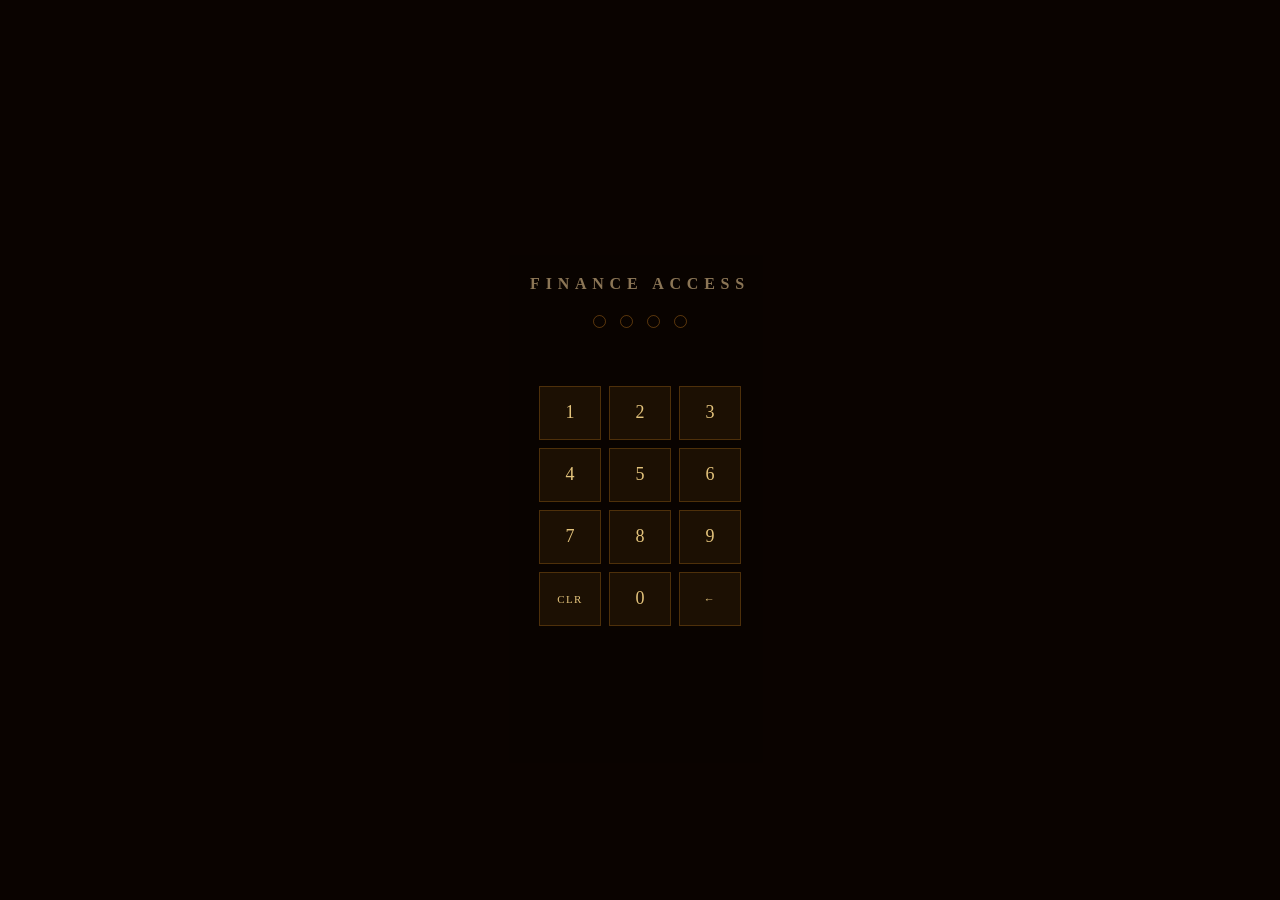
<file: finance/index.html>
<!DOCTYPE html>
<html lang="en">
<head>
<meta charset="UTF-8">
<meta name="viewport" content="width=device-width, initial-scale=1.0">
<title>Botler Finance</title>
<style>
* { margin: 0; padding: 0; box-sizing: border-box; }

:root {
  --bg:            #120700;
  --bg-panel:      rgba(20, 8, 0, 0.72);
  --border:        rgba(255, 160, 40, 0.18);
  --border-hi:     rgba(255, 160, 40, 0.32);
  --text:          #f5d49a;
  --text-dim:      rgba(245, 212, 154, 0.55);
  --text-muted:    rgba(245, 212, 154, 0.35);
  --amber:         rgba(255, 160, 40, 1);
  --green:         #4caf6e;
  --red:           #e05555;
  --due:           #f5a623;
}

body {
  background: var(--bg);
  color: var(--text);
  font-family: 'Inter', system-ui, -apple-system, sans-serif;
  min-height: 100vh;
  padding: 20px;
}

h1, h2, h3, .panel-title, .net-stat .value {
  font-family: Georgia, serif;
}

/* ─── PIN Overlay ─────────────────────────────────────────── */
#pin-overlay {
  position: fixed; inset: 0; z-index: 1000;
  background: rgba(10, 4, 0, 0.97);
  display: flex; align-items: center; justify-content: center;
  flex-direction: column; gap: 22px;
}

#pin-overlay h2 {
  font-size: 16px; letter-spacing: 0.36em; text-transform: uppercase;
  color: var(--text-dim);
}

#pin-display {
  display: flex; gap: 14px;
}

.pin-dot {
  width: 13px; height: 13px; border-radius: 50%;
  border: 1px solid var(--border-hi);
  background: transparent;
  transition: background 0.12s;
}
.pin-dot.filled { background: var(--amber); }

#pin-keypad {
  display: grid; grid-template-columns: repeat(3, 62px);
  gap: 8px;
}

.pin-key {
  height: 54px;
  background: rgba(255, 160, 40, 0.08);
  border: 1px solid rgba(255, 160, 40, 0.22);
  color: rgba(255, 220, 140, 0.88);
  font-size: 18px; font-family: Georgia, serif;
  cursor: pointer; transition: background 0.2s;
}
.pin-key:hover { background: rgba(255, 160, 40, 0.18); }
.pin-key.small { font-size: 11px; letter-spacing: 0.12em; }

#pin-error {
  color: var(--red); font-size: 11px; letter-spacing: 0.22em;
  text-transform: uppercase; opacity: 0; height: 14px;
  transition: opacity 0.2s;
}
#pin-error.show { opacity: 1; }

@keyframes shake {
  0%,100% { transform: translateX(0); }
  20%      { transform: translateX(-10px); }
  40%      { transform: translateX(10px); }
  60%      { transform: translateX(-8px); }
  80%      { transform: translateX(8px); }
}
.shake { animation: shake 0.38s ease; }

/* ─── Dashboard ───────────────────────────────────────────── */
.dash-header {
  display: flex; align-items: flex-start; justify-content: space-between;
  margin-bottom: 22px; padding-bottom: 14px;
  border-bottom: 1px solid var(--border);
  flex-wrap: wrap; gap: 8px;
}
.dash-header h1 {
  font-size: 18px; letter-spacing: 0.26em; text-transform: uppercase;
}
.dash-header .sub {
  font-size: 10px; color: var(--text-muted); letter-spacing: 0.28em;
  text-transform: uppercase; margin-top: 5px;
}
.dash-period {
  font-size: 11px; color: var(--text-dim); letter-spacing: 0.18em;
  text-transform: uppercase; align-self: center;
}

/* ─── Net Position Banner ─────────────────────────────────── */
#net-banner {
  background: var(--bg-panel);
  border: 1px solid var(--border);
  padding: 16px 20px; margin-bottom: 18px;
  display: flex; gap: 0; flex-wrap: wrap;
}

.net-stat {
  flex: 1; min-width: 110px;
  padding: 4px 16px 4px 0;
  border-right: 1px solid var(--border);
}
.net-stat:last-of-type { border-right: none; }

.net-stat label {
  font-size: 9px; letter-spacing: 0.3em; text-transform: uppercase;
  color: var(--text-muted); display: block; margin-bottom: 6px;
}
.net-stat .value {
  font-size: 20px;
}
.value.pos  { color: var(--green); }
.value.neg  { color: var(--red); }
.value.due  { color: var(--due); }

.net-actions {
  display: flex; flex-direction: column; align-items: flex-end;
  justify-content: space-between; padding-left: 16px; min-width: 90px;
}

/* ─── Panels grid ─────────────────────────────────────────── */
.status-bar {
  display: grid;
  grid-template-columns: repeat(auto-fit, minmax(220px, 1fr));
  gap: 12px;
  margin-bottom: 16px;
}
.status-chip {
  background: var(--bg-panel);
  border: 1px solid var(--border);
  padding: 12px 14px;
}
.status-chip label {
  display: block;
  font-size: 9px;
  letter-spacing: 0.24em;
  text-transform: uppercase;
  color: var(--text-muted);
  margin-bottom: 6px;
}
.status-chip .value {
  font-size: 13px;
  color: var(--text);
}
.status-chip .subvalue {
  margin-top: 4px;
  font-size: 10px;
  color: var(--text-dim);
}

.dash-grid {
  display: grid;
  grid-template-columns: repeat(auto-fill, minmax(340px, 1fr));
  gap: 16px;
}

.panel {
  background: var(--bg-panel);
  border: 1px solid var(--border);
  display: flex; flex-direction: column;
}

.panel-header {
  display: flex; align-items: center; justify-content: space-between;
  padding: 11px 15px 9px;
  border-bottom: 1px solid var(--border);
}
.panel-title {
  font-size: 12px; letter-spacing: 0.22em; text-transform: uppercase;
}
.panel-meta {
  display: flex; align-items: center; gap: 8px;
}
.ts {
  font-size: 9px; color: var(--text-muted); letter-spacing: 0.12em;
}
.refresh-btn {
  background: transparent;
  border: 1px solid rgba(255, 160, 40, 0.15);
  color: var(--text-dim); font-size: 10px; letter-spacing: 0.15em;
  text-transform: uppercase; padding: 3px 9px; cursor: pointer;
  font-family: inherit; transition: background 0.2s, color 0.2s;
}
.refresh-btn:hover { background: rgba(255, 160, 40, 0.1); color: var(--text); }
.refresh-btn:disabled { opacity: 0.4; cursor: default; }

.panel-body { padding: 12px 15px; flex: 1; }

/* ─── Bills ───────────────────────────────────────────────── */
.bill-row {
  display: flex; align-items: center; justify-content: space-between;
  padding: 8px 0;
  border-bottom: 1px solid rgba(255, 160, 40, 0.06);
}
.bill-row:last-child { border-bottom: none; }

.bill-l { display: flex; align-items: center; gap: 10px; }
.dot {
  width: 8px; height: 8px; border-radius: 50%; flex-shrink: 0;
}
.dot.paid    { background: var(--green); }
.dot.due     { background: var(--due); }
.dot.overdue { background: var(--red); }

.bill-name { font-size: 13px; }
.bill-sub  { font-size: 9px; color: var(--text-dim); letter-spacing: 0.1em;
             text-transform: uppercase; margin-top: 2px; }
.bill-r    { text-align: right; }
.bill-amt  { font-size: 14px; font-family: Georgia, serif; }
.bill-amt.paid    { color: var(--green); }
.bill-amt.due     { color: var(--due); }
.bill-amt.overdue { color: var(--red); }
.bill-date { font-size: 9px; color: var(--text-muted); margin-top: 2px; }

/* ─── Income ──────────────────────────────────────────────── */
.income-row {
  display: flex; justify-content: space-between; align-items: flex-start;
  padding: 8px 0;
  border-bottom: 1px solid rgba(255, 160, 40, 0.06);
}
.income-row:last-child { border-bottom: none; }

.income-name   { font-size: 13px; }
.income-src    { font-size: 9px; color: var(--text-dim); letter-spacing: 0.1em;
                 text-transform: uppercase; margin-top: 2px; }
.income-r      { text-align: right; }
.income-amt    { font-size: 14px; font-family: Georgia, serif; color: var(--green); }
.income-amt.z  { color: var(--text-dim); }
.income-detail { font-size: 9px; color: var(--text-muted); margin-top: 2px; }

/* ─── Assets ──────────────────────────────────────────────── */
.asset-row {
  display: flex; justify-content: space-between; align-items: flex-start;
  padding: 10px 0;
  border-bottom: 1px solid rgba(255, 160, 40, 0.06);
}
.asset-row:last-child { border-bottom: none; }

.asset-name { font-size: 13px; }
.asset-type { font-size: 9px; color: var(--text-dim); letter-spacing: 0.1em;
              text-transform: uppercase; margin-top: 2px; }
.asset-r    { text-align: right; }
.asset-bal  { font-size: 16px; font-family: Georgia, serif; }
.asset-upd  { font-size: 9px; color: var(--text-muted); margin-top: 2px; }

/* ─── Spending ────────────────────────────────────────────── */
.tx-row {
  display: flex; justify-content: space-between; align-items: flex-start;
  padding: 7px 0;
  border-bottom: 1px solid rgba(255, 160, 40, 0.06);
}
.tx-row:last-child { border-bottom: none; }

.tx-desc  { font-size: 12px; }
.tx-cat   { font-size: 9px; color: var(--text-dim); letter-spacing: 0.1em;
            text-transform: uppercase; margin-top: 2px; }
.tx-r     { text-align: right; }
.tx-amt   { font-size: 13px; font-family: Georgia, serif; }
.tx-amt.in  { color: var(--green); }
.tx-amt.out { color: var(--red); }
.tx-date  { font-size: 9px; color: var(--text-muted); margin-top: 2px; }

.tx-totals {
  display: flex; gap: 20px; justify-content: flex-end;
  padding-top: 10px; margin-top: 6px;
  border-top: 1px solid var(--border);
  font-size: 11px; font-family: Georgia, serif;
}
.tot-in  { color: var(--green); }
.tot-out { color: var(--red); }

/* ─── Responsive ──────────────────────────────────────────── */
@media (max-width: 600px) {
  body { padding: 10px; }
  .dash-grid { grid-template-columns: 1fr; }
  .status-bar { grid-template-columns: 1fr; }
  #net-banner { gap: 12px; }
  .net-stat { min-width: 90px; padding-right: 10px; border-right: none; }
  .net-stat .value { font-size: 16px; }
  .net-actions { width: 100%; align-items: flex-start; padding-left: 0; }
}
</style>
</head>
<body>

<!-- ── PIN Overlay ──────────────────────────────────────────────────────── -->
<div id="pin-overlay">
  <h2>Finance Access</h2>
  <div id="pin-display">
    <div class="pin-dot" id="d0"></div>
    <div class="pin-dot" id="d1"></div>
    <div class="pin-dot" id="d2"></div>
    <div class="pin-dot" id="d3"></div>
  </div>
  <div id="pin-error">Incorrect PIN</div>
  <div id="pin-keypad">
    <button class="pin-key" data-k="1">1</button>
    <button class="pin-key" data-k="2">2</button>
    <button class="pin-key" data-k="3">3</button>
    <button class="pin-key" data-k="4">4</button>
    <button class="pin-key" data-k="5">5</button>
    <button class="pin-key" data-k="6">6</button>
    <button class="pin-key" data-k="7">7</button>
    <button class="pin-key" data-k="8">8</button>
    <button class="pin-key" data-k="9">9</button>
    <button class="pin-key small" data-k="clr">CLR</button>
    <button class="pin-key" data-k="0">0</button>
    <button class="pin-key small" data-k="back">&#8592;</button>
  </div>
</div>

<!-- ── Dashboard ────────────────────────────────────────────────────────── -->
<div id="dashboard" style="display:none;">

  <div class="dash-header">
    <div>
      <h1>Finance</h1>
      <div class="sub">Botler Financial Dashboard &mdash; live manual sync</div>
    </div>
    <div class="dash-period" id="dash-period">APR 2026</div>
  </div>

  <div class="status-bar">
    <div class="status-chip">
      <label>Data Source</label>
      <div class="value" id="status-source">—</div>
      <div class="subvalue" id="status-updated">—</div>
    </div>
    <div class="status-chip">
      <label>Cash Lane</label>
      <div class="value" id="status-cash-lane">—</div>
      <div class="subvalue" id="status-cash-route">—</div>
    </div>
    <div class="status-chip">
      <label>Impulse Route</label>
      <div class="value" id="status-impulse-lane">—</div>
      <div class="subvalue" id="status-impulse-route">—</div>
    </div>
  </div>

  <!-- Net Position -->
  <div id="net-banner" data-panel="net-position">
    <div class="net-stat">
      <label>Money In (Apr)</label>
      <div class="value pos" id="net-in">—</div>
    </div>
    <div class="net-stat">
      <label>Money Out (Apr)</label>
      <div class="value neg" id="net-out">—</div>
    </div>
    <div class="net-stat">
      <label>Net Position</label>
      <div class="value" id="net-pos">—</div>
    </div>
    <div class="net-stat">
      <label>Bills Due</label>
      <div class="value due" id="net-bills">—</div>
    </div>
    <div class="net-actions">
      <button class="refresh-btn" onclick="refreshPanel('net-position',this)">Refresh</button>
      <div class="ts" id="ts-net">—</div>
    </div>
  </div>

  <!-- 4-panel grid -->
  <div class="dash-grid">

    <!-- Bills Calendar -->
    <div class="panel" data-panel="bills">
      <div class="panel-header">
        <span class="panel-title">Bill Calendar</span>
        <div class="panel-meta">
          <span class="ts" id="ts-bills">—</span>
          <button class="refresh-btn" onclick="refreshPanel('bills',this)">Refresh</button>
        </div>
      </div>
      <div class="panel-body" id="bills-body"></div>
    </div>

    <!-- Income Streams -->
    <div class="panel" data-panel="income">
      <div class="panel-header">
        <span class="panel-title">Income Streams</span>
        <div class="panel-meta">
          <span class="ts" id="ts-income">—</span>
          <button class="refresh-btn" onclick="refreshPanel('income',this)">Refresh</button>
        </div>
      </div>
      <div class="panel-body" id="income-body"></div>
    </div>

    <!-- Asset Holdings -->
    <div class="panel" data-panel="assets">
      <div class="panel-header">
        <span class="panel-title">Asset Holdings</span>
        <div class="panel-meta">
          <span class="ts" id="ts-assets">—</span>
          <button class="refresh-btn" onclick="refreshPanel('assets',this)">Refresh</button>
        </div>
      </div>
      <div class="panel-body" id="assets-body"></div>
    </div>

    <!-- Spending Tracker -->
    <div class="panel" data-panel="spending">
      <div class="panel-header">
        <span class="panel-title">Spending Tracker</span>
        <div class="panel-meta">
          <span class="ts" id="ts-spending">—</span>
          <button class="refresh-btn" onclick="refreshPanel('spending',this)">Refresh</button>
        </div>
      </div>
      <div class="panel-body" id="spending-body"></div>
    </div>

    <div class="panel" data-panel="plan">
      <div class="panel-header">
        <span class="panel-title">Allocation Plan</span>
        <div class="panel-meta">
          <span class="ts" id="ts-plan">—</span>
          <button class="refresh-btn" onclick="refreshPanel('plan',this)">Refresh</button>
        </div>
      </div>
      <div class="panel-body" id="plan-body"></div>
    </div>

  </div>
</div>

<script src="./botler-finance-data.js"></script>
<script>
let DASHBOARD_DATA = window.BotlerFinanceData
  ? window.BotlerFinanceData.getMockDashboardData()
  : { accounts: [], bills: [], incomeEvents: [], transactions: [] };

// ─── Helpers ────────────────────────────────────────────────────────────────

function fmtUSD(n) {
  return new Intl.NumberFormat('en-US', { style: 'currency', currency: 'USD' }).format(n);
}

function fmtDate(iso) {
  if (!iso) return '—';
  return new Date(iso).toLocaleDateString('en-US', { month: 'short', day: 'numeric', year: 'numeric' });
}

function fmtDateTime(iso) {
  if (!iso) return '—';
  return new Date(iso).toLocaleString('en-US', {
    month: 'short', day: 'numeric', year: 'numeric', hour: 'numeric', minute: '2-digit'
  });
}

function nowStamp() {
  return new Date().toLocaleTimeString('en-US', { hour: 'numeric', minute: '2-digit', hour12: true });
}

function billStatus(bill) {
  if (bill.paid) return 'paid';
  return new Date(bill.dueDate) < new Date() ? 'overdue' : 'due';
}

// ─── Render: Net Position ────────────────────────────────────────────────────

function renderStatus() {
  const meta = DASHBOARD_DATA.meta || {};
  const routing = DASHBOARD_DATA.routing || {};
  const handoffPlan = routing.handoffPlan || [];
  document.getElementById('status-source').textContent = meta.source || 'manual';
  document.getElementById('status-updated').textContent = `Updated ${fmtDateTime(meta.updatedAt)}`;
  document.getElementById('status-cash-lane').textContent = routing.cashLane || 'pending';
  document.getElementById('status-cash-route').textContent = handoffPlan[0] || 'Cash sync route pending';
  document.getElementById('status-impulse-lane').textContent = routing.impulseLane || 'pending';
  document.getElementById('status-impulse-route').textContent = handoffPlan[2] || 'Impulse route pending';
}

function renderNet() {
  const txs = DASHBOARD_DATA.transactions || [];
  const inAmt  = txs.filter(t => t.amount > 0).reduce((s, t) => s + t.amount, 0);
  const outAmt = txs.filter(t => t.amount < 0).reduce((s, t) => s + t.amount, 0);
  const net    = inAmt + outAmt;
  const due    = (DASHBOARD_DATA.bills || []).filter(b => !b.paid).reduce((s, b) => s + b.amount, 0);
  const planCurrentLiquid = DASHBOARD_DATA.plan && typeof DASHBOARD_DATA.plan.currentLiquidUsd === 'number'
    ? DASHBOARD_DATA.plan.currentLiquidUsd
    : null;
  const planIncoming = DASHBOARD_DATA.plan && typeof DASHBOARD_DATA.plan.nearTermIncomingFloorUsd === 'number'
    ? DASHBOARD_DATA.plan.nearTermIncomingFloorUsd
    : null;

  document.getElementById('net-in').textContent    = planIncoming != null ? fmtUSD(planIncoming) : fmtUSD(inAmt);
  document.getElementById('net-out').textContent   = fmtUSD(Math.abs(outAmt));
  const netEl = document.getElementById('net-pos');
  netEl.textContent  = planCurrentLiquid != null ? fmtUSD(planCurrentLiquid) : fmtUSD(net);
  netEl.className    = 'value ' + ((planCurrentLiquid != null ? planCurrentLiquid : net) >= 0 ? 'pos' : 'neg');
  document.getElementById('net-bills').textContent = fmtUSD(due);
  document.getElementById('ts-net').textContent    = nowStamp();
}

// ─── Render: Bills ───────────────────────────────────────────────────────────

function renderBills() {
  const sorted = [...DASHBOARD_DATA.bills].sort((a, b) => new Date(a.dueDate) - new Date(b.dueDate));
  document.getElementById('bills-body').innerHTML = sorted.map(b => {
    const st  = billStatus(b);
    const dt  = b.paid ? `Paid ${fmtDate(b.paidDate)}` : `Due ${fmtDate(b.dueDate)}`;
    return `
      <div class="bill-row">
        <div class="bill-l">
          <div class="dot ${st}"></div>
          <div>
            <div class="bill-name">${b.label}</div>
            <div class="bill-sub">${b.recurrencePeriod} &middot; ${b.category}</div>
          </div>
        </div>
        <div class="bill-r">
          <div class="bill-amt ${st}">${fmtUSD(b.amount)}</div>
          <div class="bill-date">${dt}</div>
        </div>
      </div>`;
  }).join('');
  document.getElementById('ts-bills').textContent = nowStamp();
}

// ─── Render: Income ──────────────────────────────────────────────────────────

function renderIncome() {
  const plan = DASHBOARD_DATA.plan || null;
  const plannedRows = plan && plan.recommended ? Object.entries(plan.recommended).map(([key, value]) => `
      <div class="income-row">
        <div>
          <div class="income-name">${key.replace(/([A-Z])/g, ' $1').replace(/^./, c => c.toUpperCase())}</div>
          <div class="income-src">allocation plan</div>
        </div>
        <div class="income-r">
          <div class="income-amt">${fmtUSD(value)}</div>
          <div class="income-detail">recommended reserve</div>
        </div>
      </div>`).join('') : '';

  document.getElementById('income-body').innerHTML = (DASHBOARD_DATA.incomeEvents || []).map(ev => {
    const zero   = ev.amount === 0;
    const detail = ev.receivedDate
      ? `Received ${fmtDate(ev.receivedDate)}`
      : ev.expectedDate
        ? `Expected ${fmtDate(ev.expectedDate)}`
        : 'No date set';
    return `
      <div class="income-row">
        <div>
          <div class="income-name">${ev.label}</div>
          <div class="income-src">${ev.source.replace(/_/g, ' ')}</div>
        </div>
        <div class="income-r">
          <div class="income-amt${zero ? ' z' : ''}">${zero ? '$0' : fmtUSD(ev.amount)}</div>
          <div class="income-detail">${detail}</div>
        </div>
      </div>`;
  }).join('') + plannedRows;
  document.getElementById('ts-income').textContent = nowStamp();
}

// ─── Render: Assets ──────────────────────────────────────────────────────────

function renderAssets() {
  document.getElementById('assets-body').innerHTML = (DASHBOARD_DATA.accounts || []).map(acc => {
    const bal = acc.currency === 'USD'
      ? fmtUSD(acc.balance)
      : `${acc.balance.toFixed(4)} ${acc.currency}`;
    return `
      <div class="asset-row">
        <div>
          <div class="asset-name">${acc.label}</div>
          <div class="asset-type">${acc.type} &middot; ${acc.source}</div>
        </div>
        <div class="asset-r">
          <div class="asset-bal">${bal}</div>
          <div class="asset-upd">Updated ${fmtDate(acc.lastUpdated)}</div>
        </div>
      </div>`;
  }).join('');
  document.getElementById('ts-assets').textContent = nowStamp();
}

// ─── Render: Spending ────────────────────────────────────────────────────────

function renderSpending() {
  const sorted  = [...(DASHBOARD_DATA.transactions || [])].sort((a, b) => new Date(b.date) - new Date(a.date));
  const totalIn = sorted.filter(t => t.amount > 0).reduce((s, t) => s + t.amount, 0);
  const totalOut= sorted.filter(t => t.amount < 0).reduce((s, t) => s + Math.abs(t.amount), 0);

  const rows = sorted.map(tx => {
    const cls  = tx.amount >= 0 ? 'in' : 'out';
    const sign = tx.amount >= 0 ? '+' : '−';
    return `
      <div class="tx-row">
        <div>
          <div class="tx-desc">${tx.description}</div>
          <div class="tx-cat">${tx.category}</div>
        </div>
        <div class="tx-r">
          <div class="tx-amt ${cls}">${sign}${fmtUSD(Math.abs(tx.amount))}</div>
          <div class="tx-date">${fmtDate(tx.date)}</div>
        </div>
      </div>`;
  }).join('');

  const totals = `
    <div class="tx-totals">
      <span class="tot-in">In: ${fmtUSD(totalIn)}</span>
      <span class="tot-out">Out: ${fmtUSD(totalOut)}</span>
    </div>`;

  document.getElementById('spending-body').innerHTML = rows + totals;
  document.getElementById('ts-spending').textContent = nowStamp();
}

function renderPlan() {
  const plan = DASHBOARD_DATA.plan || {};
  const recommended = plan.recommended || {};
  const priorities = plan.priorities || [];
  const notes = plan.notes || [];

  const recommendedRows = Object.entries(recommended).map(([key, value]) => `
    <div class="income-row">
      <div>
        <div class="income-name">${key.replace(/([A-Z])/g, ' $1').replace(/^./, c => c.toUpperCase())}</div>
        <div class="income-src">allocation bucket</div>
      </div>
      <div class="income-r">
        <div class="income-amt">${fmtUSD(value)}</div>
      </div>
    </div>`).join('');

  const priorityItems = priorities.map(item => `<li>${item}</li>`).join('');
  const noteItems = notes.map(item => `<li>${item}</li>`).join('');

  document.getElementById('plan-body').innerHTML = `
    <div class="income-row">
      <div>
        <div class="income-name">Current Liquid</div>
        <div class="income-src">live finance snapshot</div>
      </div>
      <div class="income-r"><div class="income-amt">${fmtUSD(plan.currentLiquidUsd || 0)}</div></div>
    </div>
    <div class="income-row">
      <div>
        <div class="income-name">Near-Term Incoming Floor</div>
        <div class="income-src">expected incoming</div>
      </div>
      <div class="income-r"><div class="income-amt">${fmtUSD(plan.nearTermIncomingFloorUsd || 0)}</div></div>
    </div>
    ${recommendedRows}
    <div style="padding-top:10px; border-top:1px solid var(--border); margin-top:8px;">
      <div class="income-src" style="margin-bottom:6px;">priority order</div>
      <ul style="padding-left:18px; color:var(--text-dim); line-height:1.5; font-size:12px;">${priorityItems}</ul>
    </div>
    <div style="padding-top:10px; margin-top:8px;">
      <div class="income-src" style="margin-bottom:6px;">notes</div>
      <ul style="padding-left:18px; color:var(--text-dim); line-height:1.5; font-size:12px;">${noteItems}</ul>
    </div>`;
  document.getElementById('ts-plan').textContent = nowStamp();
}

// ─── Render All ──────────────────────────────────────────────────────────────

function renderAll() {
  renderStatus();
  renderNet();
  renderBills();
  renderIncome();
  renderAssets();
  renderSpending();
  renderPlan();
}

// ─── Refresh (Phase 2: replace with live fetch + re-render) ─────────────────

async function refreshPanel(id, btn) {
  btn.textContent = '…';
  btn.disabled = true;
  try {
    if (window.BotlerFinanceData) {
      const result = await window.BotlerFinanceData.refreshPanel(id, DASHBOARD_DATA, { useLive: true });
      DASHBOARD_DATA = result.data;
    }
    switch (id) {
      case 'net-position': renderNet();      break;
      case 'bills':        renderBills();    break;
      case 'income':       renderIncome();   break;
      case 'assets':       renderAssets();   break;
      case 'spending':     renderSpending(); break;
      case 'plan':         renderPlan();     break;
    }
  } catch (err) {
    console.error('Finance panel refresh failed', id, err);
  } finally {
    btn.textContent = 'Refresh';
    btn.disabled = false;
  }
}

// ─── PIN Auth ────────────────────────────────────────────────────────────────

const PIN_CORRECT = '1234';
let pinBuf = '';

function pinUpdateDots() {
  for (let i = 0; i < 4; i++) {
    document.getElementById('d' + i).classList.toggle('filled', i < pinBuf.length);
  }
}

function pinFail() {
  const disp = document.getElementById('pin-display');
  document.getElementById('pin-error').classList.add('show');
  disp.classList.add('shake');
  pinBuf = '';
  pinUpdateDots();
  setTimeout(() => {
    disp.classList.remove('shake');
    document.getElementById('pin-error').classList.remove('show');
  }, 1300);
}

async function pinOK() {
  sessionStorage.setItem('botler_authed', 'true');
  document.getElementById('pin-overlay').style.display = 'none';
  document.getElementById('dashboard').style.display   = 'block';
  if (window.BotlerFinanceData) {
    DASHBOARD_DATA = await window.BotlerFinanceData.fetchDashboardData({ useLive: true });
  }
  renderAll();
}

function pinKey(k) {
  if (k === 'clr') { pinBuf = ''; pinUpdateDots(); return; }
  if (k === 'back') { pinBuf = pinBuf.slice(0, -1); pinUpdateDots(); return; }
  if (pinBuf.length >= 4) return;
  pinBuf += k;
  pinUpdateDots();
  if (pinBuf.length === 4) {
    if (pinBuf === PIN_CORRECT) pinOK(); else pinFail();
  }
}

document.querySelectorAll('.pin-key').forEach(btn => {
  btn.addEventListener('click', () => pinKey(btn.dataset.k));
});

document.addEventListener('keydown', e => {
  if (document.getElementById('pin-overlay').style.display === 'none') return;
  if (e.key >= '0' && e.key <= '9') pinKey(e.key);
  else if (e.key === 'Backspace')   pinKey('back');
  else if (e.key === 'Escape')      pinKey('clr');
});

// ─── Init ────────────────────────────────────────────────────────────────────

async function bootDashboard() {
  if (window.BotlerFinanceData) {
    DASHBOARD_DATA = await window.BotlerFinanceData.fetchDashboardData({ useLive: true });
  }
  if (sessionStorage.getItem('botler_authed') === 'true') {
    document.getElementById('pin-overlay').style.display = 'none';
    document.getElementById('dashboard').style.display   = 'block';
    renderAll();
  }
}

bootDashboard();
</script>
</body>
</html>
</file>
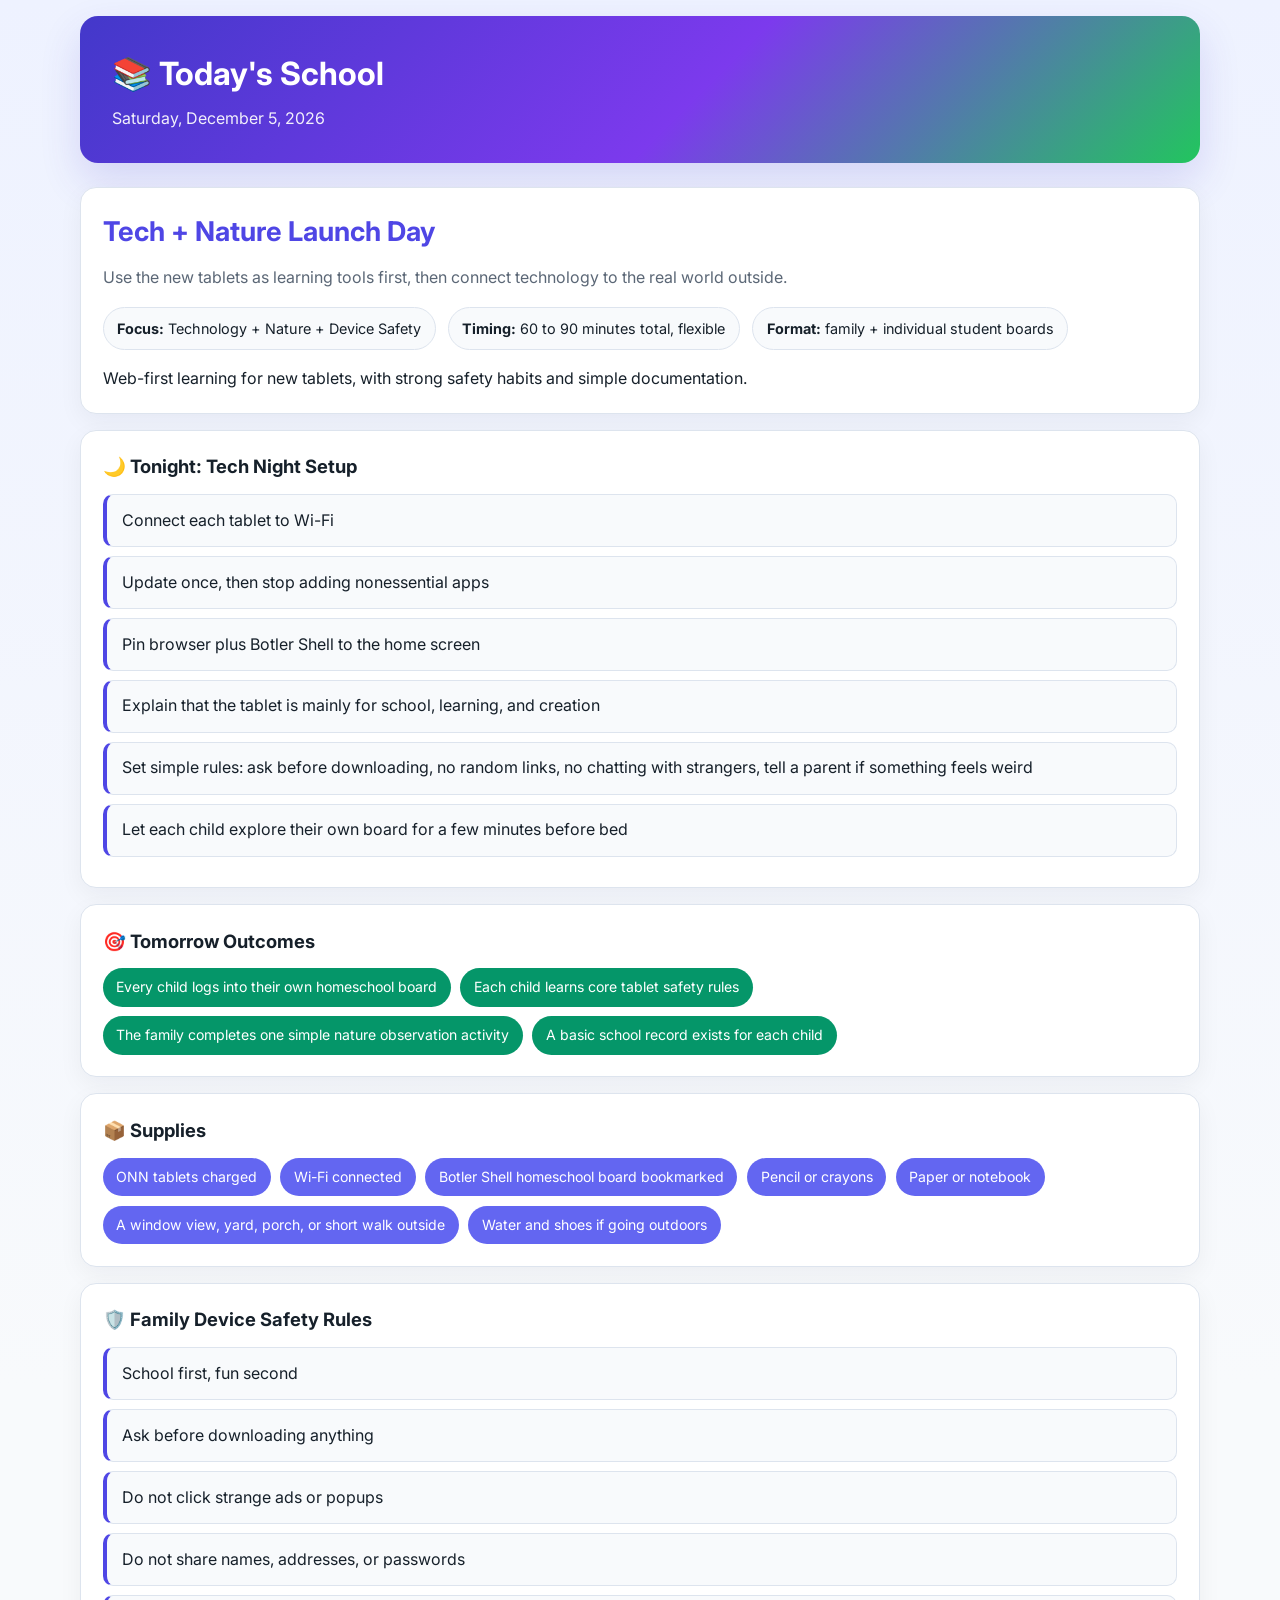
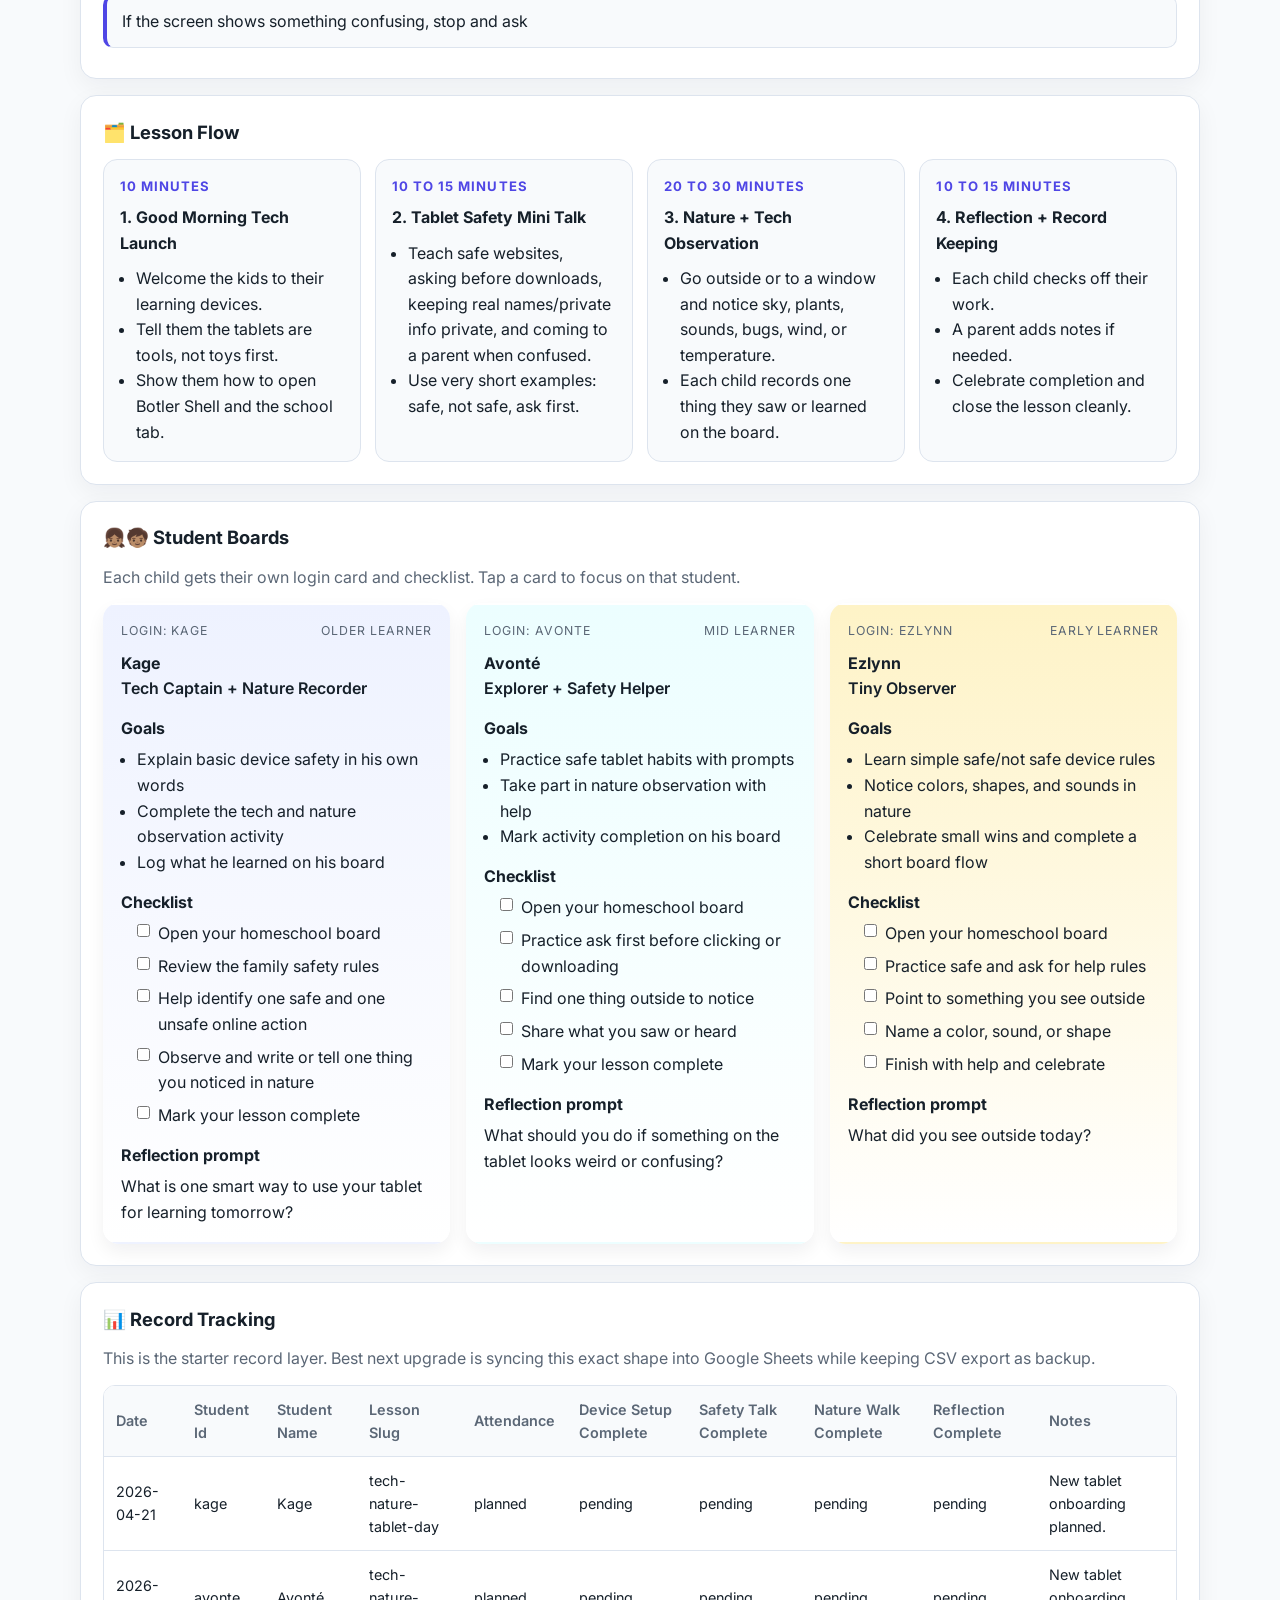
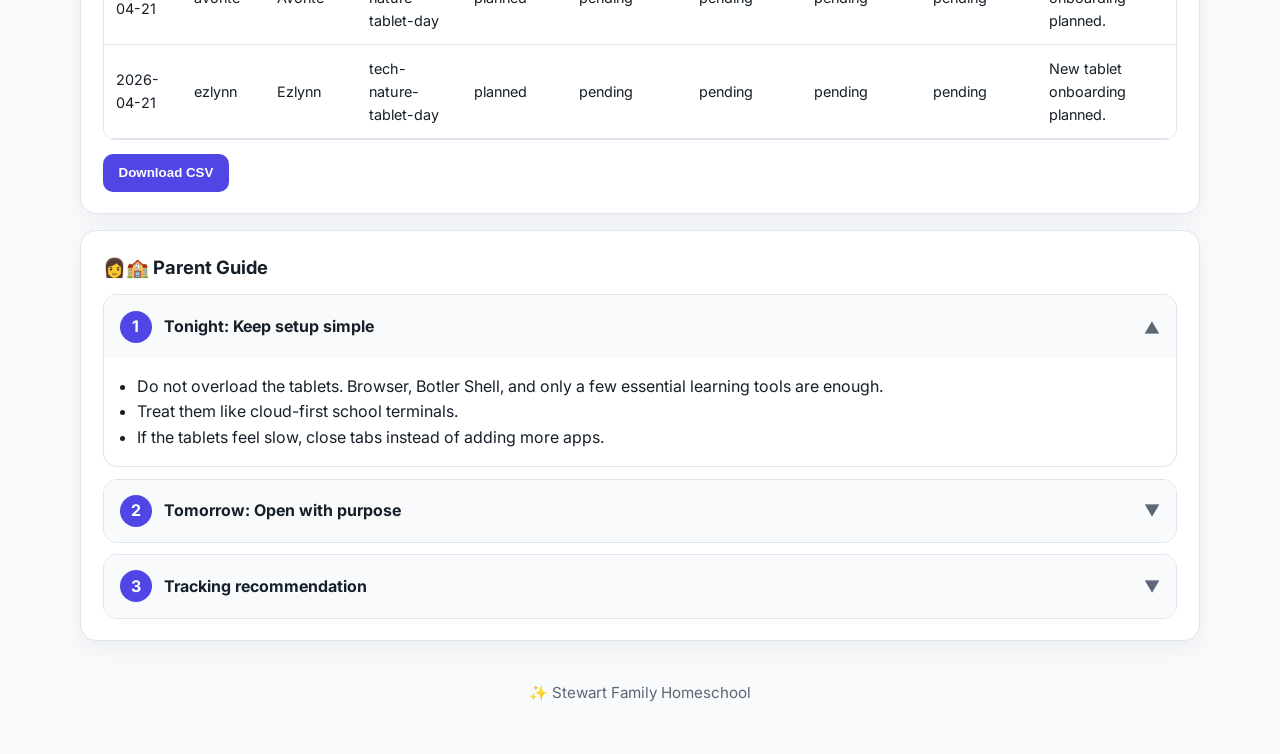
<file: homeschool/index.html>
<!DOCTYPE html>
<html lang="en">
<head>
  <meta charset="UTF-8">
  <meta name="viewport" content="width=device-width, initial-scale=1.0">
  <meta name="apple-mobile-web-app-capable" content="yes">
  <meta name="apple-mobile-web-app-status-bar-style" content="black-translucent">
  <title>📚 Today's School | Stewart Homeschool</title>
  <link rel="stylesheet" href="styles.css">
</head>
<body>
  <div class="container">
    <header class="school-header">
      <h1>📚 Today's School</h1>
      <p class="date" id="todayDate"></p>
    </header>

    <main id="lessonContent">
      <!-- Lesson content loaded by JS -->
    </main>

    <footer class="school-footer">
      <p>✨ Stewart Family Homeschool</p>
    </footer>
  </div>

  <script src="lesson-data.js"></script>
  <script src="app.js"></script>
</body>
</html>
</file>
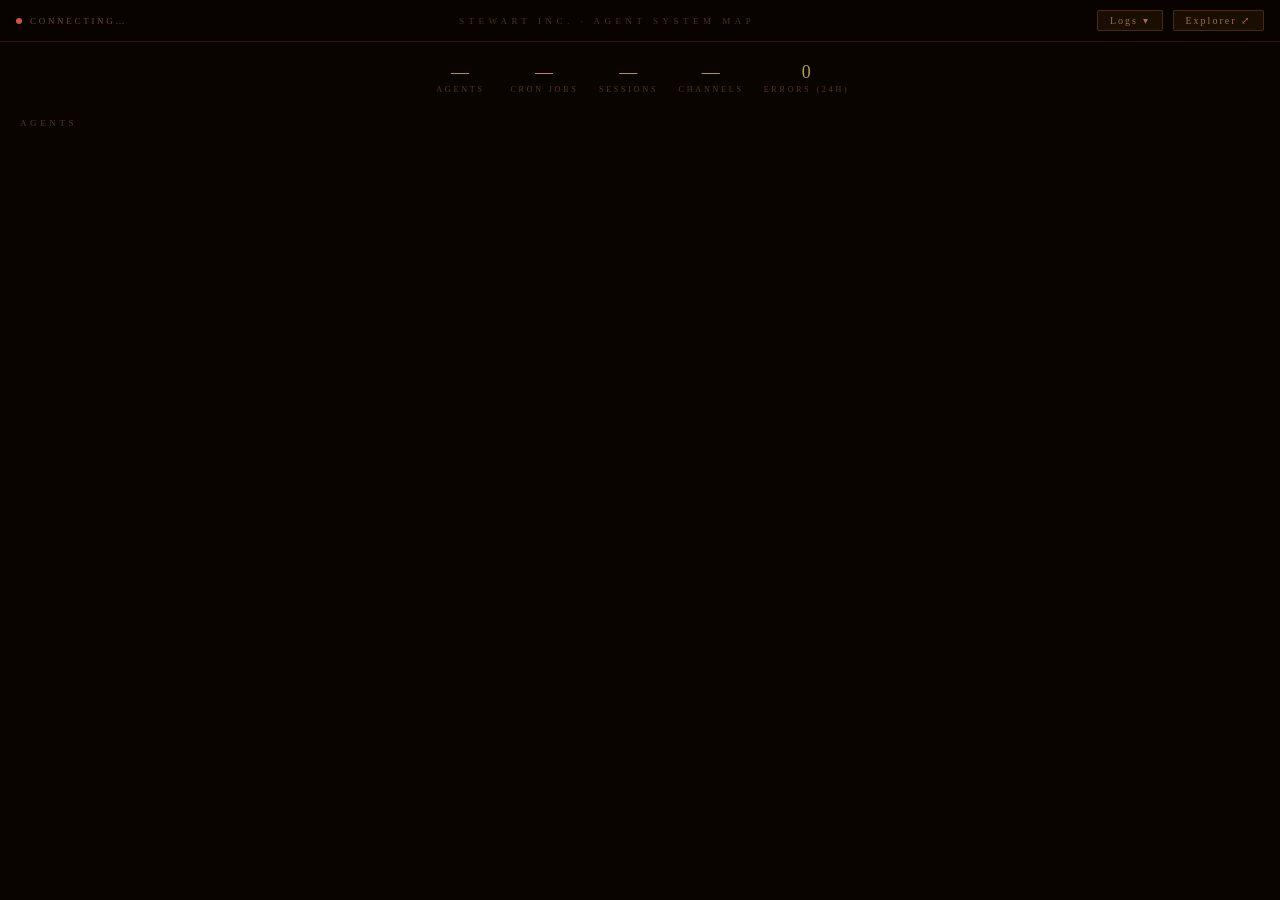
<file: agent-system-map.html>
<!DOCTYPE html>
<html lang="en">
<head>
<meta charset="UTF-8">
<meta name="viewport" content="width=device-width, initial-scale=1.0">
<title>Stewart Inc. — Agent System Map</title>
<style>
/* ── Reset + base ─────────────────────────────────────────────────────────── */
* { margin: 0; padding: 0; box-sizing: border-box; }
body { background: #0a0400; font-family: 'Georgia', serif; color: rgba(255,215,120,0.8); min-height: 100vh; }

/* ── Top bar (always visible) ─────────────────────────────────────────────── */
#topbar {
  position: fixed; top: 0; left: 0; right: 0; height: 42px; z-index: 200;
  background: rgba(10,4,0,0.92); backdrop-filter: blur(8px);
  border-bottom: 1px solid rgba(255,160,40,0.15);
  display: flex; align-items: center; justify-content: space-between;
  padding: 0 16px; gap: 12px;
}
#topbar-left { display: flex; align-items: center; gap: 8px; flex-shrink: 0; }
#conn-dot { width: 6px; height: 6px; border-radius: 50%; background: #cc5540; flex-shrink: 0; }
#conn-dot.ok { background: #44cc44; box-shadow: 0 0 5px #44cc44; }
#conn-text { font-size: 9px; letter-spacing: 0.3em; text-transform: uppercase; color: rgba(255,180,60,0.4); }
#topbar-title { font-size: 9px; letter-spacing: 0.5em; text-transform: uppercase; color: rgba(255,200,100,0.25); flex: 1; text-align: center; white-space: nowrap; overflow: hidden; text-overflow: ellipsis; }
#topbar-right { display: flex; align-items: center; gap: 10px; flex-shrink: 0; }
#last-refresh { font-size: 9px; letter-spacing: 0.2em; color: rgba(255,180,60,0.25); white-space: nowrap; }
#toggle-view-btn {
  background: rgba(255,160,40,0.07); border: 1px solid rgba(255,160,40,0.2);
  color: rgba(255,200,100,0.55); font-family: 'Georgia', serif;
  font-size: 10px; letter-spacing: 0.2em; padding: 4px 12px;
  border-radius: 2px; cursor: pointer; white-space: nowrap;
  transition: all 0.15s;
}
#toggle-view-btn:hover { background: rgba(255,160,40,0.13); color: rgba(255,220,140,0.9); }

/* ── Infographic view ─────────────────────────────────────────────────────── */
#view-infographic {
  padding: 62px 20px 48px;
}

.section-label { font-size: 9px; letter-spacing: 0.4em; text-transform: uppercase; color: rgba(255,180,60,0.3); margin: 24px 0 10px; }

.agent-card {
  background: rgba(255,140,20,0.04); border: 1px solid rgba(255,160,40,0.14);
  border-radius: 3px; padding: 14px 16px; margin-bottom: 10px;
}
.agent-card.orchestrator { border-color: rgba(255,200,80,0.28); background: rgba(255,160,40,0.07); }
.agent-card.worker       { border-color: rgba(255,160,40,0.08); opacity: 0.85; }
.agent-card.autonomous   { border-color: rgba(160,120,255,0.18); }
.agent-card.error        { border-color: rgba(220,80,60,0.28); }

.agent-header { display: flex; align-items: center; gap: 10px; margin-bottom: 8px; flex-wrap: wrap; }
.agent-badge { width: 7px; height: 7px; border-radius: 50%; background: rgba(255,160,40,0.3); flex-shrink: 0; transition: all 0.3s; }
.agent-badge.active { background: #44cc44; box-shadow: 0 0 6px #44cc44; }
.agent-badge.warn   { background: #ffaa40; box-shadow: 0 0 6px #ffaa40; }
.agent-badge.error  { background: #cc5540; box-shadow: 0 0 6px #cc5540; }
.agent-name { font-size: 12px; letter-spacing: 0.25em; text-transform: uppercase; color: rgba(255,220,120,0.85); }
.agent-role { font-size: 9px; letter-spacing: 0.3em; text-transform: uppercase; color: rgba(255,180,60,0.35); }
.agent-meta { margin-left: auto; font-size: 9px; letter-spacing: 0.2em; color: rgba(255,200,100,0.4); text-align: right; }

.agent-row { display: flex; gap: 6px; flex-wrap: wrap; margin-top: 6px; }
.tag {
  font-size: 9px; letter-spacing: 0.18em; text-transform: uppercase;
  padding: 3px 8px; border-radius: 2px;
  background: rgba(255,160,40,0.07); border: 1px solid rgba(255,160,40,0.15);
  color: rgba(255,200,100,0.5);
}
.tag.model    { border-color: rgba(100,180,255,0.2); color: rgba(140,200,255,0.55); }
.tag.schedule { border-color: rgba(180,255,160,0.18); color: rgba(160,220,140,0.55); }
.tag.count    { border-color: rgba(255,200,100,0.2); color: rgba(255,220,140,0.65); }
.tag.tag-error { border-color: rgba(220,100,80,0.3); color: rgba(230,140,110,0.7); }

.session-list { margin-top: 10px; font-size: 10px; color: rgba(255,200,100,0.45); max-height: 140px; overflow-y: auto; padding-top: 4px; border-top: 1px solid rgba(255,160,40,0.08); }
.session-row { display: flex; justify-content: space-between; padding: 3px 0; font-size: 9px; letter-spacing: 0.05em; border-bottom: 1px dashed rgba(255,160,40,0.05); }
.session-row:last-child { border-bottom: none; }
.session-key { color: rgba(255,200,100,0.55); font-family: 'Courier New', monospace; }
.session-meta { color: rgba(255,180,60,0.35); }

.cron-row { display: flex; justify-content: space-between; padding: 3px 0; font-size: 9px; letter-spacing: 0.05em; }
.cron-label { color: rgba(255,200,100,0.55); }
.cron-status { color: rgba(160,220,140,0.55); }
.cron-status.err { color: rgba(220,100,80,0.7); }

.divider { border: none; border-top: 1px solid rgba(255,160,40,0.08); margin: 20px 0; }

.stat-bar { display: flex; gap: 20px; flex-wrap: wrap; margin-bottom: 20px; justify-content: center; }
.stat { text-align: center; min-width: 60px; }
.stat-val { font-size: 18px; color: rgba(255,220,120,0.7); letter-spacing: 0.05em; }
.stat-val.red { color: rgba(220,120,100,0.8); }
.stat-val.green { color: rgba(140,220,120,0.8); }
.stat-lbl { font-size: 8px; letter-spacing: 0.35em; text-transform: uppercase; color: rgba(255,180,60,0.3); margin-top: 2px; }

/* ── Explorer view ────────────────────────────────────────────────────────── */
#view-explorer {
  display: none;
  position: fixed; top: 42px; left: 0; right: 0; bottom: 0;
  font-family: 'Menlo', 'Monaco', 'Consolas', monospace;
  font-size: 12px; overflow: hidden;
}

#ex-sidebar {
  width: 220px; min-width: 160px; background: rgba(8,3,0,0.97);
  border-right: 1px solid rgba(255,160,40,0.1);
  display: flex; flex-direction: column; overflow: hidden; flex-shrink: 0;
}
#ex-sidebar-header {
  padding: 12px 12px 9px;
  font-size: 9px; letter-spacing: 0.4em; text-transform: uppercase;
  color: rgba(255,160,40,0.3); border-bottom: 1px solid rgba(255,160,40,0.07);
  flex-shrink: 0;
}
#agent-list { overflow-y: auto; flex: 1; padding: 6px 0; }
.agent-item {
  display: flex; align-items: center; gap: 8px;
  padding: 8px 12px; cursor: pointer;
  border-left: 2px solid transparent;
  transition: background 0.15s; color: rgba(255,200,100,0.55);
}
.agent-item:hover { background: rgba(255,160,40,0.06); color: rgba(255,220,120,0.8); }
.agent-item.active {
  border-left-color: rgba(255,160,40,0.6);
  background: rgba(255,160,40,0.08); color: rgba(255,230,140,0.95);
}
.agent-dot { width: 6px; height: 6px; border-radius: 50%; background: rgba(255,160,40,0.25); flex-shrink: 0; }
.agent-dot.up   { background: #4caf50; box-shadow: 0 0 4px #4caf50; }
.agent-dot.warn { background: #ff9800; box-shadow: 0 0 4px #ff9800; }
.agent-item-name { flex: 1; letter-spacing: 0.05em; }
.agent-item-model { font-size: 9px; color: rgba(255,160,40,0.3); }
#ex-status { padding: 7px 12px; font-size: 9px; letter-spacing: 0.2em; color: rgba(255,160,40,0.3); border-top: 1px solid rgba(255,160,40,0.07); flex-shrink: 0; }

#ex-main { flex: 1; display: flex; flex-direction: column; overflow: hidden; }
#explorer-header {
  display: flex; align-items: center;
  border-bottom: 1px solid rgba(255,160,40,0.08);
  flex-shrink: 0; background: rgba(10,4,0,0.8);
}
.breadcrumb {
  padding: 10px 16px; font-size: 11px;
  color: rgba(255,200,100,0.45); letter-spacing: 0.1em; flex: 1;
}
.breadcrumb span { color: rgba(255,160,40,0.3); margin: 0 5px; }
.breadcrumb .crumb { cursor: pointer; color: rgba(255,200,100,0.55); }
.breadcrumb .crumb:hover { color: rgba(255,230,140,0.9); }
#ex-toolbar { display: flex; padding: 0 6px; }
.tool-btn {
  background: none; border: none; color: rgba(255,160,40,0.35);
  padding: 8px 9px; cursor: pointer; font-size: 13px; transition: color 0.15s;
}
.tool-btn:hover { color: rgba(255,220,120,0.8); }

#file-pane { flex: 1; overflow: auto; padding: 4px 0; }

.tree-row {
  display: flex; align-items: center;
  padding: 3px 0; cursor: pointer; user-select: none;
  border-left: 2px solid transparent; transition: background 0.1s;
}
.tree-row:hover { background: rgba(255,160,40,0.05); }
.tree-row.selected { background: rgba(255,160,40,0.1); border-left-color: rgba(255,160,40,0.4); }
.tree-indent { display: inline-block; flex-shrink: 0; }
.tree-arrow { display: inline-block; width: 16px; text-align: center; color: rgba(255,160,40,0.3); font-size: 9px; flex-shrink: 0; transition: transform 0.15s; }
.tree-arrow.open { transform: rotate(90deg); }
.tree-icon { width: 16px; flex-shrink: 0; text-align: center; font-size: 12px; }
.tree-name { flex: 1; color: rgba(255,215,120,0.8); letter-spacing: 0.03em; white-space: nowrap; overflow: hidden; text-overflow: ellipsis; padding-right: 8px; }
.tree-name.dir { color: rgba(255,200,100,0.85); }
.tree-size { font-size: 9px; color: rgba(255,160,40,0.25); padding-right: 12px; flex-shrink: 0; }

/* Preview pane */
#preview-pane {
  width: 340px; min-width: 260px; border-left: 1px solid rgba(255,160,40,0.08);
  background: rgba(8,3,0,0.97); display: flex; flex-direction: column;
  overflow: hidden; flex-shrink: 0; position: relative;
}
#preview-handle {
  display: none;
  position: absolute; left: -28px; top: 50%; transform: translateY(-50%);
  width: 28px; height: 56px;
  background: rgba(255,160,40,0.12); border: 1px solid rgba(255,160,40,0.2);
  border-right: none; border-radius: 4px 0 0 4px;
  align-items: center; justify-content: center;
  cursor: pointer; color: rgba(255,200,100,0.5); font-size: 14px; z-index: 10;
}
#preview-header { padding: 10px 14px; font-size: 9px; letter-spacing: 0.35em; text-transform: uppercase; color: rgba(255,160,40,0.3); border-bottom: 1px solid rgba(255,160,40,0.07); flex-shrink: 0; }
#preview-content {
  flex: 1; overflow: auto; padding: 14px; font-size: 11px; line-height: 1.65;
  color: rgba(255,215,120,0.65); white-space: pre-wrap; word-break: break-word;
}
#preview-content.empty { color: rgba(255,160,40,0.2); font-style: italic; }
#agent-card { padding: 20px 16px; display: none; overflow: auto; }
.ac-label { font-size: 9px; letter-spacing: 0.4em; text-transform: uppercase; color: rgba(255,160,40,0.3); margin-bottom: 4px; margin-top: 14px; }
.ac-label:first-child { margin-top: 0; }
.ac-value { color: rgba(255,215,120,0.65); font-size: 11px; word-break: break-all; }
.ac-badge { display: inline-block; font-size: 9px; letter-spacing: 0.2em; padding: 2px 8px; border-radius: 2px; border: 1px solid rgba(255,160,40,0.2); color: rgba(255,200,100,0.5); text-transform: uppercase; }

/* Scrollbars */
::-webkit-scrollbar { width: 4px; height: 4px; }
::-webkit-scrollbar-track { background: transparent; }
::-webkit-scrollbar-thumb { background: rgba(255,160,40,0.15); border-radius: 2px; }

.empty-state { padding: 40px 20px; text-align: center; color: rgba(255,160,40,0.2); font-size: 11px; letter-spacing: 0.2em; }

/* ── Mobile responsive (explorer) ─────────────────────────────────────────── */
@media (max-width: 680px) {
  #ex-sidebar { width: 130px !important; min-width: 100px !important; }
  .agent-item-model { display: none; }
  #preview-pane {
    position: fixed; top: 42px; right: 0; bottom: 0;
    width: 82vw; max-width: 320px;
    transform: translateX(100%); transition: transform 0.25s ease;
    z-index: 50; border-left: 2px solid rgba(255,160,40,0.2);
  }
  #preview-pane.drawer-open { transform: translateX(0); }
  #preview-handle { display: flex; }
}

/* ── Explorer layout flex ─────────────────────────────────────────────────── */
#view-explorer { display: none; }
#view-explorer.active { display: flex; }

/* ── Logs view ────────────────────────────────────────────────────────────── */
#logs-btn {
  background: rgba(255,160,40,0.07); border: 1px solid rgba(255,160,40,0.2);
  color: rgba(255,200,100,0.55); font-family: 'Georgia', serif;
  font-size: 10px; letter-spacing: 0.2em; padding: 4px 12px;
  border-radius: 2px; cursor: pointer; white-space: nowrap;
  transition: all 0.15s;
}
#logs-btn:hover, #logs-btn.active { background: rgba(255,160,40,0.13); color: rgba(255,220,140,0.9); }
#view-logs {
  display: none; position: fixed; top: 42px; left: 0; right: 0; bottom: 0;
  font-family: 'Menlo', 'Monaco', 'Consolas', monospace; font-size: 11px;
  background: #0a0400; flex-direction: column; overflow: hidden;
}
#view-logs.active { display: flex; }
#log-toolbar {
  display: flex; align-items: center; gap: 8px; flex-wrap: wrap;
  padding: 8px 16px; border-bottom: 1px solid rgba(255,160,40,0.1);
  background: rgba(10,4,0,0.95); flex-shrink: 0;
}
#log-filter { display: flex; gap: 5px; flex-wrap: wrap; }
.log-filter-btn {
  font-size: 9px; letter-spacing: 0.18em; text-transform: uppercase;
  padding: 3px 9px; border-radius: 2px; cursor: pointer;
  background: rgba(255,160,40,0.05); border: 1px solid rgba(255,160,40,0.12);
  color: rgba(255,200,100,0.4); font-family: 'Georgia', serif; transition: all 0.15s;
}
.log-filter-btn:hover { background: rgba(255,160,40,0.1); color: rgba(255,220,120,0.8); }
.log-filter-btn.active { background: rgba(255,160,40,0.15); border-color: rgba(255,160,40,0.45); color: rgba(255,230,140,0.95); }
#log-src { font-size: 9px; letter-spacing: 0.18em; color: rgba(255,160,40,0.22); margin-left: auto; }
#log-clear-btn {
  font-size: 9px; letter-spacing: 0.15em; text-transform: uppercase;
  padding: 3px 9px; border-radius: 2px; cursor: pointer;
  background: none; border: 1px solid rgba(255,100,60,0.18);
  color: rgba(255,130,80,0.3); font-family: 'Georgia', serif; transition: all 0.15s;
}
#log-clear-btn:hover { border-color: rgba(255,100,60,0.45); color: rgba(255,160,100,0.75); }
#log-feed { flex: 1; overflow-y: auto; }
.log-entry {
  display: flex; align-items: flex-start; gap: 10px;
  padding: 7px 16px; border-bottom: 1px solid rgba(255,160,40,0.04);
}
.log-entry:hover { background: rgba(255,160,40,0.03); }
.log-dot {
  width: 6px; height: 6px; border-radius: 50%; flex-shrink: 0; margin-top: 4px;
  background: rgba(255,160,40,0.15);
}
.log-entry.ok    .log-dot { background: #44cc44; box-shadow: 0 0 4px #44cc44; }
.log-entry.error .log-dot { background: #cc5540; box-shadow: 0 0 4px #cc5540; }
.log-entry.run   .log-dot { background: #ffaa40; box-shadow: 0 0 4px #ffaa40; }
.log-ts { font-size: 9px; color: rgba(255,160,40,0.25); white-space: nowrap; flex-shrink: 0; margin-top: 3px; min-width: 54px; }
.log-body { flex: 1; min-width: 0; }
.log-title {
  font-size: 10px; color: rgba(255,215,120,0.65); letter-spacing: 0.03em;
  display: flex; gap: 8px; flex-wrap: wrap; align-items: center;
}
.ltag {
  font-size: 8px; letter-spacing: 0.2em; text-transform: uppercase;
  padding: 1px 6px; border-radius: 2px; border: 1px solid rgba(255,160,40,0.18);
  color: rgba(255,200,100,0.4);
}
.ltag.ok  { border-color: rgba(100,220,100,0.25); color: rgba(100,220,100,0.6); }
.ltag.err { border-color: rgba(220,100,80,0.3); color: rgba(220,140,100,0.7); }
.ltag.model { border-color: rgba(100,180,255,0.2); color: rgba(140,200,255,0.5); }
.log-dur   { font-size: 9px; color: rgba(255,180,60,0.25); }
.log-tok   { font-size: 9px; color: rgba(100,180,255,0.3); }
.log-summary {
  margin-top: 3px; font-size: 10px; color: rgba(255,200,100,0.38);
  white-space: nowrap; overflow: hidden; text-overflow: ellipsis; max-width: 100%;
}
.log-summary.expanded { white-space: pre-wrap; overflow: visible; }
.log-raw { font-size: 10px; color: rgba(255,160,40,0.22); white-space: nowrap; overflow: hidden; text-overflow: ellipsis; }
.log-empty { padding: 40px; text-align: center; color: rgba(255,160,40,0.2); font-size: 11px; letter-spacing: 0.2em; }
</style>
</head>
<body>

<!-- Top bar -->
<div id="topbar">
  <div id="topbar-left">
    <div id="conn-dot"></div>
    <span id="conn-text">Connecting…</span>
  </div>
  <div id="topbar-title">Stewart Inc. · Agent System Map</div>
  <div id="topbar-right">
    <span id="last-refresh"></span>
    <button id="logs-btn" onclick="setView('logs')">Logs ▾</button>
    <button id="toggle-view-btn" onclick="setView(currentView==='explorer'?'infographic':'explorer')">Explorer ⤢</button>
  </div>
</div>

<!-- View 1: Infographic (default) -->
<div id="view-infographic">
  <div class="stat-bar" id="stat-bar">
    <div class="stat"><div class="stat-val" id="stat-agents">—</div><div class="stat-lbl">Agents</div></div>
    <div class="stat"><div class="stat-val" id="stat-crons">—</div><div class="stat-lbl">Cron Jobs</div></div>
    <div class="stat"><div class="stat-val" id="stat-sessions">—</div><div class="stat-lbl">Sessions</div></div>
    <div class="stat"><div class="stat-val" id="stat-channels">—</div><div class="stat-lbl">Channels</div></div>
    <div class="stat"><div class="stat-val" id="stat-errors">0</div><div class="stat-lbl">Errors (24h)</div></div>
  </div>
  <div class="section-label">Agents</div>
  <div id="agents-container"></div>
</div>

<!-- View 2: Logs -->
<div id="view-logs">
  <div id="log-toolbar">
    <div id="log-filter">
      <button class="log-filter-btn active" onclick="setLogFilter('all',this)">All</button>
      <button class="log-filter-btn" onclick="setLogFilter('main',this)">Main</button>
      <button class="log-filter-btn" onclick="setLogFilter('impulse',this)">Impulse</button>
      <button class="log-filter-btn" onclick="setLogFilter('jim',this)">Jim</button>
      <button class="log-filter-btn" onclick="setLogFilter('loki',this)">Loki</button>
      <button class="log-filter-btn" onclick="setLogFilter('gateway',this)">Gateway</button>
    </div>
    <span id="log-src">Connecting…</span>
    <button id="log-clear-btn" onclick="clearLog()">Clear</button>
  </div>
  <div id="log-feed"><div class="log-empty">Waiting for log data…</div></div>
</div>

<!-- View 3: Explorer -->
<div id="view-explorer">
  <div id="ex-sidebar">
    <div id="ex-sidebar-header">Agents</div>
    <div id="agent-list"></div>
    <div id="ex-status">Offline</div>
  </div>
  <div id="ex-main">
    <div id="explorer-header">
      <div class="breadcrumb" id="breadcrumb">Select an agent</div>
      <div id="ex-toolbar">
        <button class="tool-btn" title="Collapse all" onclick="collapseAll()">⊟</button>
        <button class="tool-btn" title="Refresh" onclick="refreshTree()">↻</button>
        <button class="tool-btn" title="Open in Botler" onclick="openInBotler()">⤢</button>
      </div>
    </div>
    <div id="file-pane">
      <div class="empty-state">Select an agent to explore its workspace</div>
    </div>
  </div>
  <div id="preview-pane">
    <div id="preview-handle" onclick="togglePreviewDrawer()">‹</div>
    <div id="preview-header">Preview</div>
    <div id="agent-card"></div>
    <div id="preview-content" class="empty">Select a file to preview</div>
  </div>
</div>

<script>
// ── Gateway ───────────────────────────────────────────────────────────────────
const _h = location.hostname;
const GW_URL   = (_h === 'localhost' || _h === '127.0.0.1') ? 'ws://localhost:18789' : 'wss://stewartos-core.tail2d5e46.ts.net';
const GW_TOKEN = 'StewartOS-Core-2026';

class GatewayClient {
  constructor() { this.ws = null; this.pending = new Map(); this.connected = false; this.closed = false; this._open(); }
  _open() {
    if (this.closed) return;
    this.ws = new WebSocket(GW_URL);
    this.ws.onopen = () => {
      const id = crypto.randomUUID();
      const p = new Promise((res,rej) => this.pending.set(id, {res,rej}));
      this.ws.send(JSON.stringify({ type:'req', id, method:'connect', params:{
        minProtocol:3, maxProtocol:3,
        client:{ id:'openclaw-control-ui', version:'dev', displayName:'AgentMap', platform:'web', mode:'webchat' },
        role:'operator', scopes:['operator.admin'], auth:{ password: GW_TOKEN }, caps:[]
      }}));
      p.then(() => { this.connected = true; onGatewayUp(); }).catch(e => { onGatewayDown(e.message); });
    };
    this.ws.onmessage = ev => {
      const d = JSON.parse(ev.data);
      if (d.type === 'res' && this.pending.has(d.id)) {
        const { res, rej } = this.pending.get(d.id);
        this.pending.delete(d.id);
        d.ok ? res(d.payload) : rej(new Error(d.error?.message || 'rpc error'));
      }
    };
    this.ws.onclose = () => { this.connected = false; onGatewayDown(); if (!this.closed) setTimeout(() => this._open(), 2500); };
    this.ws.onerror = () => {};
  }
  call(method, params = {}) {
    return new Promise((res, rej) => {
      if (!this.connected) return rej(new Error('not connected'));
      const id = crypto.randomUUID();
      this.pending.set(id, { res, rej });
      this.ws.send(JSON.stringify({ type:'req', id, method, params }));
      setTimeout(() => { if (this.pending.has(id)) { this.pending.delete(id); rej(new Error('timeout')); } }, 10000);
    });
  }
}

let gw;
let refreshTimer = null;

function onGatewayUp() {
  setConnBar(true);
  document.getElementById('ex-status').textContent = 'Gateway connected';
  refreshInfograhic();
  refreshTimer = setInterval(refreshInfograhic, 10000);
}
function onGatewayDown(msg) {
  setConnBar(false, msg);
  document.getElementById('ex-status').textContent = 'Offline — cached structure';
}
function setConnBar(ok, msg) {
  document.getElementById('conn-dot').className = ok ? 'ok' : '';
  document.getElementById('conn-text').textContent = ok ? 'Live' : (msg ? `Disconnected — ${msg}` : 'Connecting…');
}

// ── View toggle ───────────────────────────────────────────────────────────────
let currentView = 'infographic';
function setView(view) {
  currentView = view;
  document.getElementById('view-infographic').style.display = view === 'infographic' ? '' : 'none';
  document.getElementById('view-logs').classList.toggle('active', view === 'logs');
  document.getElementById('view-explorer').classList.toggle('active', view === 'explorer');
  document.getElementById('logs-btn').classList.toggle('active', view === 'logs');
  const expBtn = document.getElementById('toggle-view-btn');
  expBtn.textContent = view === 'explorer' ? '← Map' : 'Explorer ⤢';
  if (view === 'explorer' && !activeAgent && AGENTS.length) selectAgent(AGENTS[0]);
  if (view === 'logs') startLogConsole();
}

// ── Formatting helpers ────────────────────────────────────────────────────────
function fmtAge(ms) {
  if (!ms) return '—';
  const d = Date.now() - ms;
  if (d < 60_000)    return `${Math.round(d/1000)}s ago`;
  if (d < 3600_000)  return `${Math.round(d/60_000)}m ago`;
  if (d < 86400_000) return `${Math.round(d/3600_000)}h ago`;
  return `${Math.round(d/86400_000)}d ago`;
}
function fmtIn(ms) {
  if (!ms) return '—';
  const d = ms - Date.now();
  if (d < 0)         return 'overdue';
  if (d < 60_000)    return `in ${Math.round(d/1000)}s`;
  if (d < 3600_000)  return `in ${Math.round(d/60_000)}m`;
  if (d < 86400_000) return `in ${Math.round(d/3600_000)}h`;
  return `in ${Math.round(d/86400_000)}d`;
}
function fmtModel(m) {
  if (!m) return '—';
  return m.split('/').pop().replace('claude-','').replace('-2025-',' ').slice(0,26);
}

// ── INFOGRAPHIC ───────────────────────────────────────────────────────────────
const AGENT_META = {
  main:        { label: 'Main',        role: 'Primary Orchestrator · Atlas',    kind: 'orchestrator' },
  botler:      { label: 'Botler',      role: 'Household AI · Voice & UI',       kind: 'orchestrator' },
  atlas:       { label: 'Atlas',       role: 'Strategic Orchestrator',          kind: 'orchestrator' },
  cash:        { label: 'Cash',        role: 'Financial · Budgeting',           kind: 'worker' },
  dev:         { label: 'Dev',         role: 'Engineering · Code',              kind: 'worker' },
  hermes:      { label: 'Hermes',      role: 'Research · Briefings · Comms',    kind: 'worker' },
  scout:       { label: 'Scout',       role: 'Web Recon · Research',            kind: 'worker' },
  impulse:     { label: 'Impulse',     role: 'Trading · ICT/IFVG',              kind: 'autonomous' },
  jim:         { label: 'Jim',         role: 'Music · Social · Orders',         kind: 'autonomous' },
  loki:        { label: 'Loki',        role: 'TideFlow · Contracts',            kind: 'autonomous' },
  gemini:      { label: 'Gemini',      role: 'Google AI · Research',            kind: 'worker' },
  codex:       { label: 'Codex',       role: 'OpenAI Codex · Code',             kind: 'worker' },
  'codex-build': { label: 'Codex Build', role: 'OpenAI Codex · Build',          kind: 'worker' },
};

function mkTag(cls, text, style) {
  const t = document.createElement('span');
  t.className = 'tag ' + cls;
  t.textContent = text;
  if (style) t.style.cssText = style;
  return t;
}

function renderAgentCard(agentId, data) {
  const meta = AGENT_META[agentId] || { label: agentId, role: 'Unknown', kind: 'worker' };
  const card = document.createElement('div');
  card.className = 'agent-card ' + meta.kind + (data.hasError ? ' error' : '');

  const header = document.createElement('div');
  header.className = 'agent-header';
  const dot = document.createElement('div');
  dot.className = 'agent-badge ' + (data.dotClass || '');
  const name = document.createElement('div'); name.className = 'agent-name'; name.textContent = meta.label;
  const role = document.createElement('div'); role.className = 'agent-role'; role.textContent = meta.role;
  const mRight = document.createElement('div'); mRight.className = 'agent-meta';
  mRight.textContent = data.lastActive ? `Active ${fmtAge(data.lastActive)}` : 'No recent activity';
  header.append(dot, name, role, mRight);
  card.appendChild(header);

  const row = document.createElement('div'); row.className = 'agent-row';
  if (data.model)             row.appendChild(mkTag('model', fmtModel(data.model)));
  if (data.fallbacks?.length) row.appendChild(mkTag('model', '+' + data.fallbacks.length + ' fallback', 'opacity:0.5'));
  if (data.heartbeat?.enabled) row.appendChild(mkTag('schedule', `Heartbeat · ${data.heartbeat.every}`));
  if (data.sessionCount > 0)  row.appendChild(mkTag('count', `${data.sessionCount} session${data.sessionCount===1?'':'s'}`));
  if (data.cronCount > 0)     row.appendChild(mkTag('count', `${data.cronCount} cron${data.cronCount===1?'':'s'}`));
  if (data.errorCount > 0)    row.appendChild(mkTag('tag-error', `${data.errorCount} error${data.errorCount===1?'':'s'} (24h)`));
  card.appendChild(row);

  if (data.crons?.length) {
    const list = document.createElement('div'); list.className = 'session-list';
    data.crons.forEach(c => {
      const r = document.createElement('div'); r.className = 'cron-row';
      const left = document.createElement('span'); left.className = 'cron-label';
      left.textContent = `⏱  ${c.name} — ${fmtIn(c.nextRunAtMs)}`;
      const right = document.createElement('span');
      right.className = 'cron-status' + (c.lastStatus === 'error' ? ' err' : '');
      right.textContent = c.lastStatus ? `${c.lastStatus} ${fmtAge(c.lastRunAtMs)}` : 'never run';
      r.append(left, right); list.appendChild(r);
    });
    card.appendChild(list);
  }

  if (data.sessionSample?.length) {
    const list = document.createElement('div'); list.className = 'session-list';
    data.sessionSample.slice(0,5).forEach(s => {
      const r = document.createElement('div'); r.className = 'session-row';
      const k = document.createElement('span'); k.className = 'session-key';
      k.textContent = s.key.replace(`agent:${agentId}:`, '');
      const m = document.createElement('span'); m.className = 'session-meta';
      m.textContent = `${fmtAge(s.lastActivityMs)} · ${fmtModel(s.model)}`;
      r.append(k, m); list.appendChild(r);
    });
    card.appendChild(list);
  }
  return card;
}

async function refreshInfograhic() {
  if (!gw?.connected) return;
  try {
    const [agentsRes, sessionsRes, cronsRes, runsRes, statusRes, channelsRes] = await Promise.all([
      gw.call('agents.list'),
      gw.call('sessions.list'),
      gw.call('cron.list'),
      gw.call('cron.runs'),
      gw.call('status'),
      gw.call('channels.status'),
    ]);

    const agents   = agentsRes.agents    || [];
    const sessions = sessionsRes.sessions || [];
    const crons    = cronsRes.jobs        || [];
    const runs     = runsRes.entries      || [];
    const heartbeats = statusRes.heartbeat?.agents || [];
    const channels = channelsRes.channelMeta || [];

    const byAgent = {};
    for (const a of agents) {
      byAgent[a.id] = {
        model: a.model?.primary, fallbacks: a.model?.fallbacks || [],
        sessionCount: 0, cronCount: 0, errorCount: 0, lastActive: 0,
        heartbeat: heartbeats.find(h => h.agentId === a.id) || null,
        crons: [], sessionSample: [], hasError: false, dotClass: '',
      };
    }
    for (const s of sessions) {
      const m = s.key.match(/^agent:([a-z0-9_-]+):/);
      if (!m || !byAgent[m[1]]) continue;
      const a = byAgent[m[1]];
      a.sessionCount++;
      a.sessionSample.push(s);
      if (s.lastActivityMs > a.lastActive) a.lastActive = s.lastActivityMs;
    }
    for (const c of crons) {
      if (!byAgent[c.agentId]) continue;
      byAgent[c.agentId].cronCount++;
      byAgent[c.agentId].crons.push({ name: c.name, nextRunAtMs: c.nextRunAtMs, lastStatus: c.lastStatus, lastRunAtMs: c.lastRunAtMs });
    }
    const cutoff = Date.now() - 24*3600*1000;
    let totalErrors = 0;
    for (const r of runs) {
      if (r.ts < cutoff || r.status !== 'error') continue;
      totalErrors++;
      const job = crons.find(c => c.id === r.jobId);
      if (job && byAgent[job.agentId]) { byAgent[job.agentId].errorCount++; byAgent[job.agentId].hasError = true; }
    }
    for (const aid of Object.keys(byAgent)) {
      const a = byAgent[aid];
      a.sessionSample.sort((x,y) => (y.lastActivityMs||0) - (x.lastActivityMs||0));
      if (a.hasError) a.dotClass = 'error';
      else if (a.lastActive && Date.now() - a.lastActive < 30*60*1000)   a.dotClass = 'active';
      else if (a.lastActive && Date.now() - a.lastActive < 24*3600*1000) a.dotClass = 'warn';
    }

    document.getElementById('stat-agents').textContent   = agents.length;
    document.getElementById('stat-crons').textContent    = crons.length;
    document.getElementById('stat-sessions').textContent = sessions.length;
    document.getElementById('stat-channels').textContent = channels.length;
    const errEl = document.getElementById('stat-errors');
    errEl.textContent = totalErrors;
    errEl.className = 'stat-val ' + (totalErrors > 0 ? 'red' : 'green');

    const order = ['main','botler','atlas','cash','dev','hermes','scout','impulse','jim','loki','gemini','codex','codex-build'];
    const container = document.getElementById('agents-container');
    container.innerHTML = '';
    for (const aid of order) {
      if (byAgent[aid]) container.appendChild(renderAgentCard(aid, byAgent[aid]));
    }
    for (const aid of Object.keys(byAgent)) {
      if (!order.includes(aid)) container.appendChild(renderAgentCard(aid, byAgent[aid]));
    }
    document.getElementById('last-refresh').textContent = new Date().toLocaleTimeString();
  } catch(e) {
    console.error('Refresh failed:', e);
  }
}

// ── EXPLORER ──────────────────────────────────────────────────────────────────
const AGENTS = [
  {
    id: 'botler', name: 'Botler', role: 'Household AI Butler',
    model: 'claude-sonnet-4-6', status: 'up',
    workspace: '/Users/stewartos/.openclaw/agents/botler/workspace',
    agentDir:  '/Users/stewartos/.openclaw/agents/botler/agent',
    channels: ['webchat', 'tailscale'],
    knownTree: [
      { name: 'apps', type: 'dir', children: [
        { name: 'botler-shell', type: 'dir', children: [
          { name: 'index.html', type: 'file', desc: 'Main Botler Shell UI' },
          { name: 'agent-system-map.html', type: 'file', desc: 'This file' },
          { name: 'netlify', type: 'dir', children: [
            { name: 'edge-functions', type: 'dir', children: [
              { name: 'stream.js', type: 'file', desc: 'Anthropic SSE proxy' },
            ]},
          ]},
        ]},
      ]},
      { name: 'agents', type: 'dir', children: [
        { name: 'cash', type: 'dir' },
        { name: 'dev', type: 'dir' },
      ]},
      { name: 'memory', type: 'dir' },
    ],
  },
  {
    id: 'cash', name: 'Cash', role: 'Finance & Budgeting',
    model: 'claude-sonnet-4-6', status: 'up',
    workspace: '/Users/stewartos/.openclaw/agents/botler/workspace/agents/cash',
    agentDir:  '/Users/stewartos/.openclaw/agents/cash/agent',
    channels: ['telegram'],
    knownTree: [
      { name: 'finances', type: 'dir', children: [
        { name: 'sheets_sync.py', type: 'file', desc: 'Google Sheets sync (service account)' },
        { name: 'google_credentials.json', type: 'file', desc: '⚠ Needs download from GCP' },
      ]},
    ],
  },
  {
    id: 'dev', name: 'Dev', role: 'Engineering & Code',
    model: 'claude-sonnet-4-6', status: 'warn',
    workspace: '/Users/stewartos/.openclaw/agents/botler/workspace/agents/dev',
    agentDir:  '/Users/stewartos/.openclaw/agents/dev/agent',
    channels: ['telegram'], knownTree: [],
  },
  {
    id: 'jim', name: 'Jim', role: 'Music & Social & Orders',
    model: 'gpt-4o', status: 'up',
    workspace: '/Users/stewartos/Downloads/JIM',
    agentDir:  '/Users/stewartos/.openclaw/agents/jim/agent',
    channels: ['telegram'],
    knownTree: [
      { name: 'agent', type: 'dir', children: [
        { name: 'IDENTITY.md', type: 'file', desc: "Jim's identity and role" },
        { name: 'SOUL.md', type: 'file' }, { name: 'TOOLS.md', type: 'file', desc: 'Claude Code invocation patterns' },
        { name: 'skills', type: 'dir' },
      ]},
      { name: 'jim', type: 'dir', children: [
        { name: 'projects', type: 'dir' }, { name: 'catalog', type: 'dir' },
        { name: 'output', type: 'dir' }, { name: 'samples', type: 'dir' },
        { name: 'uploads', type: 'dir' }, { name: 'architecture', type: 'dir' },
      ]},
      { name: 'assets', type: 'dir' }, { name: 'audio', type: 'dir' },
      { name: 'inbox', type: 'dir', desc: 'Incoming orders' }, { name: 'memory', type: 'dir' },
      { name: 'analytics.html', type: 'file' }, { name: 'studio.html', type: 'file' },
      { name: 'index.html', type: 'file' }, { name: 'server.py', type: 'file' },
      { name: 'IDENTITY.md', type: 'file' }, { name: 'SOUL.md', type: 'file' },
    ],
  },
  {
    id: 'loki', name: 'Loki', role: 'TideFlow Business Ops',
    model: 'gpt-4o', status: 'warn',
    workspace: '/Users/stewartos/Downloads/TideFlow',
    agentDir:  '/Users/stewartos/.openclaw/agents/loki/agent',
    channels: ['telegram'], knownTree: [],
  },
  {
    id: 'impulse', name: 'Impulse', role: 'Trading',
    model: 'claude-sonnet-4-6', status: 'warn',
    workspace: '/Users/stewartos/Downloads/Impulse',
    agentDir:  '/Users/stewartos/.openclaw/agents/impulse/agent',
    channels: ['telegram'], knownTree: [],
  },
];

let activeAgent = null;
let selectedPath = null;
let expandedDirs = new Set();
let drawerOpen = false;

function renderAgentList() {
  const list = document.getElementById('agent-list');
  list.innerHTML = '';
  for (const ag of AGENTS) {
    const item = document.createElement('div');
    item.className = 'agent-item' + (activeAgent?.id === ag.id ? ' active' : '');
    item.innerHTML = `
      <div class="agent-dot ${ag.status}"></div>
      <div class="agent-item-name">${ag.name}</div>
      <div class="agent-item-model">${ag.model.replace('claude-','').replace('-4-','4.').slice(0,10)}</div>`;
    item.onclick = () => selectAgent(ag);
    list.appendChild(item);
  }
}

function selectAgent(ag) {
  activeAgent = ag;
  selectedPath = null;
  expandedDirs.clear();
  renderAgentList();
  setBreadcrumb([{ label: ag.name, id: ag.id }]);
  renderTree(ag.knownTree, ag.workspace, '');
  showAgentCard(ag);
}

function showAgentCard(ag) {
  const card = document.getElementById('agent-card');
  card.style.display = 'block';
  card.innerHTML = `
    <div class="ac-label">Role</div><div class="ac-value">${ag.role}</div>
    <div class="ac-label">Model</div><div class="ac-value">${ag.model}</div>
    <div class="ac-label">Workspace</div><div class="ac-value">${ag.workspace}</div>
    <div class="ac-label">Agent Dir</div><div class="ac-value">${ag.agentDir}</div>
    <div class="ac-label">Channels</div><div class="ac-value">${ag.channels.map(c=>`<span class="ac-badge">${c}</span>`).join(' ')}</div>`;
  document.getElementById('preview-content').textContent = '';
  document.getElementById('preview-content').className = 'empty';
  document.getElementById('preview-header').textContent = ag.name + ' — Agent Info';
}

function setBreadcrumb(crumbs) {
  const bc = document.getElementById('breadcrumb');
  bc.innerHTML = crumbs.map((c,i) =>
    i < crumbs.length-1
      ? `<span class="crumb" onclick="selectAgent(AGENTS.find(a=>a.id==='${c.id||''}'))">${c.label}</span><span> / </span>`
      : `<span>${c.label}</span>`
  ).join('');
}

function renderTree(nodes, basePath, currentPath) {
  const pane = document.getElementById('file-pane');
  pane.innerHTML = '';
  if (!nodes || nodes.length === 0) {
    pane.innerHTML = `<div class="empty-state">Structure not yet mapped.<br>Connect to gateway to explore.</div>`;
    return;
  }
  renderNodes(pane, nodes, basePath, 0);
}

function renderNodes(parent, nodes, basePath, depth) {
  for (const node of nodes) {
    const fullPath = basePath + '/' + node.name;
    const isDir = node.type === 'dir';
    const isExpanded = expandedDirs.has(fullPath);
    const row = document.createElement('div');
    row.className = 'tree-row' + (selectedPath === fullPath ? ' selected' : '');
    row.dataset.path = fullPath; row.dataset.depth = depth;

    const indent = document.createElement('div'); indent.className = 'tree-indent'; indent.style.width = (depth*16+6)+'px';
    const arrow  = document.createElement('div'); arrow.className = 'tree-arrow' + (isExpanded ? ' open' : ''); arrow.textContent = isDir ? '▶' : '';
    const icon   = document.createElement('div'); icon.className = 'tree-icon'; icon.textContent = isDir ? (isExpanded ? '📂' : '📁') : getFileIcon(node.name);
    const name   = document.createElement('div'); name.className = 'tree-name' + (isDir ? ' dir' : ''); name.textContent = node.name; if (node.desc) name.title = node.desc;
    const size   = document.createElement('div'); size.className = 'tree-size'; size.textContent = node.desc ? '·' : ''; size.title = node.desc || '';

    row.append(indent, arrow, icon, name, size);
    parent.appendChild(row);

    row.onclick = e => {
      e.stopPropagation();
      selectedPath = fullPath;
      document.querySelectorAll('.tree-row.selected').forEach(r => r.classList.remove('selected'));
      row.classList.add('selected');
      if (isDir) {
        if (expandedDirs.has(fullPath)) expandedDirs.delete(fullPath);
        else expandedDirs.add(fullPath);
        refreshTree();
      } else {
        showFilePreview(node, fullPath);
        // On mobile, open the drawer when a file is selected
        if (window.innerWidth <= 680) openPreviewDrawer();
      }
    };
    if (isDir && isExpanded && node.children?.length) renderNodes(parent, node.children, fullPath, depth+1);
  }
}

function refreshTree() { if (activeAgent) renderTree(activeAgent.knownTree, activeAgent.workspace, ''); }
function collapseAll() { expandedDirs.clear(); refreshTree(); }

function showFilePreview(node, path) {
  const header = document.getElementById('preview-header');
  const content = document.getElementById('preview-content');
  header.textContent = node.name;
  content.className = '';
  const ext = node.name.split('.').pop().toLowerCase();
  let display = path + '\n\n';
  if (node.desc) display += '// ' + node.desc + '\n\n';
  if (ext === 'md') display += '(Markdown — connect to gateway to view contents)';
  else if (ext === 'html') display += '(HTML file — open in Botler panel to preview)';
  else if (node.name === 'google_credentials.json') display += '⚠ This file contains secrets.\nDownload from GCP → IAM & Admin → Service Accounts → Keys → Add Key → JSON';
  else display += '(Connect to gateway to view file contents)';
  content.textContent = display;
  document.getElementById('agent-card').style.display = 'none';
}

function getFileIcon(name) {
  const ext = name.split('.').pop().toLowerCase();
  return { html:'🌐', js:'⚡', ts:'⚡', py:'🐍', md:'📝', json:'📋', toml:'⚙', sh:'📜', css:'🎨', mjs:'⚡', txt:'📄', csv:'📊' }[ext] || '📄';
}

function openPreviewDrawer() { drawerOpen = true; document.getElementById('preview-pane').classList.add('drawer-open'); document.getElementById('preview-handle').textContent = '›'; }
function closePreviewDrawer() { drawerOpen = false; document.getElementById('preview-pane').classList.remove('drawer-open'); document.getElementById('preview-handle').textContent = '‹'; }
function togglePreviewDrawer() { drawerOpen ? closePreviewDrawer() : openPreviewDrawer(); }

function openInBotler() { if (activeAgent) window.parent?.postMessage({ type: 'botler_open_agent', agentId: activeAgent.id }, '*'); }

// ── LOG CONSOLE ───────────────────────────────────────────────────────────────
const BRIDGE_URL = location.hostname === 'localhost' || location.hostname === '127.0.0.1'
  ? 'http://127.0.0.1:8780' : '';

const CRON_NAMES = {};
let logFilter = 'all';
let logEntries = [];
let logEs = null;
let logCronTimer = null;
let logConsoleStarted = false;
let knownRunIds = new Set();

const PROVIDER_COLORS = {
  anthropic: 'rgba(180,140,255,0.6)',
  google:    'rgba(100,200,100,0.6)',
  'openai-codex': 'rgba(100,180,255,0.6)',
  openrouter: 'rgba(255,180,80,0.6)',
};

function fmtTok(n) {
  if (!n) return '—';
  if (n >= 1_000_000) return (n/1_000_000).toFixed(1) + 'M';
  if (n >= 1_000)     return (n/1_000).toFixed(1) + 'K';
  return String(n);
}

function fmtDur(ms) {
  if (!ms) return '';
  if (ms < 1000) return ms + 'ms';
  if (ms < 60000) return (ms/1000).toFixed(1) + 's';
  return (ms/60000).toFixed(1) + 'm';
}

function fmtLogTs(ts) {
  if (!ts) return '';
  const d = new Date(ts);
  return d.toLocaleTimeString([], { hour: '2-digit', minute: '2-digit', second: '2-digit' });
}

function addLogEntry(entry) {
  logEntries.unshift(entry);
  if (logEntries.length > 500) logEntries.length = 500;
  renderLogFeed();
}

function renderLogFeed() {
  const feed = document.getElementById('log-feed');
  if (!feed) return;
  const filtered = logFilter === 'all' ? logEntries
    : logFilter === 'gateway' ? logEntries.filter(e => e.kind === 'gateway')
    : logEntries.filter(e => e.agentId === logFilter || e.kind === 'gateway');
  if (!filtered.length) {
    feed.innerHTML = '<div class="log-empty">No entries for this filter.</div>';
    return;
  }
  feed.innerHTML = '';
  for (const e of filtered.slice(0, 150)) {
    const row = document.createElement('div');
    row.className = 'log-entry ' + (e.status || '');
    const dot = document.createElement('div'); dot.className = 'log-dot';
    const ts = document.createElement('div'); ts.className = 'log-ts'; ts.textContent = fmtLogTs(e.ts);
    const body = document.createElement('div'); body.className = 'log-body';
    if (e.kind === 'gateway') {
      const raw = document.createElement('div'); raw.className = 'log-raw'; raw.textContent = e.line; raw.title = e.line;
      body.appendChild(raw);
    } else {
      const title = document.createElement('div'); title.className = 'log-title';
      const nameSpan = document.createElement('span'); nameSpan.textContent = e.name || e.jobId || '—';
      const stTag = document.createElement('span'); stTag.className = 'ltag ' + (e.status === 'ok' ? 'ok' : 'err');
      stTag.textContent = e.status === 'ok' ? '✓ ok' : '✗ ' + (e.status || '?');
      const agTag = document.createElement('span'); agTag.className = 'ltag'; agTag.textContent = e.agentId || '?';
      const modTag = document.createElement('span'); modTag.className = 'ltag model';
      modTag.textContent = fmtModel(e.model);
      const dur = document.createElement('span'); dur.className = 'log-dur'; dur.textContent = fmtDur(e.durationMs);
      const tok = document.createElement('span'); tok.className = 'log-tok';
      tok.textContent = e.usage ? fmtTok(e.usage.total_tokens) + ' tok' : '';
      title.append(nameSpan, stTag, agTag, modTag, dur, tok);
      body.appendChild(title);
      if (e.summary) {
        const sum = document.createElement('div'); sum.className = 'log-summary';
        sum.textContent = e.summary.replace(/\n/g, ' ').slice(0, 180);
        sum.title = e.summary;
        body.appendChild(sum);
      }
    }
    row.append(dot, ts, body);
    feed.appendChild(row);
  }
}

function setLogFilter(f, btn) {
  logFilter = f;
  document.querySelectorAll('.log-filter-btn').forEach(b => b.classList.remove('active'));
  btn.classList.add('active');
  renderLogFeed();
}

function clearLog() { logEntries = []; knownRunIds.clear(); renderLogFeed(); }

async function pollCronRunsForLog() {
  if (!gw?.connected) return;
  try {
    const [cronsRes, runsRes] = await Promise.all([gw.call('cron.list'), gw.call('cron.runs')]);
    const crons = cronsRes.jobs || [];
    const runs  = runsRes.entries || [];
    for (const c of crons) CRON_NAMES[c.id] = { name: c.name, agentId: c.agentId };
    for (const r of runs) {
      if (!r.jobId || knownRunIds.has(r.runId || r.jobId + r.ts)) continue;
      knownRunIds.add(r.runId || r.jobId + r.ts);
      if (r.action !== 'finished') continue;
      const ji = CRON_NAMES[r.jobId] || { name: r.jobId?.slice(0, 8), agentId: '?' };
      addLogEntry({
        kind: 'cron', ts: r.ts, status: r.status, jobId: r.jobId,
        name: ji.name, agentId: ji.agentId,
        model: r.model, durationMs: r.durationMs, usage: r.usage, summary: r.summary
      });
    }
  } catch {}
}

function connectLogStream() {
  if (!BRIDGE_URL) return;
  if (logEs) { try { logEs.close(); } catch {} }
  logEs = new EventSource(BRIDGE_URL + '/api/logs/stream');
  logEs.addEventListener('log', ev => {
    try {
      const d = JSON.parse(ev.data);
      addLogEntry({ kind: 'gateway', ts: d.at, line: d.line, status: 'raw' });
    } catch {}
  });
  logEs.onopen = () => {
    document.getElementById('log-src').textContent = 'Bridge + Gateway live';
  };
  logEs.onerror = () => {
    document.getElementById('log-src').textContent = 'Gateway only (bridge offline)';
  };
}

function startLogConsole() {
  if (logConsoleStarted) return;
  logConsoleStarted = true;
  connectLogStream();
  pollCronRunsForLog();
  logCronTimer = setInterval(pollCronRunsForLog, 5000);
}

// ── Init ──────────────────────────────────────────────────────────────────────
renderAgentList();
gw = new GatewayClient();
</script>
</body>
</html>
</file>
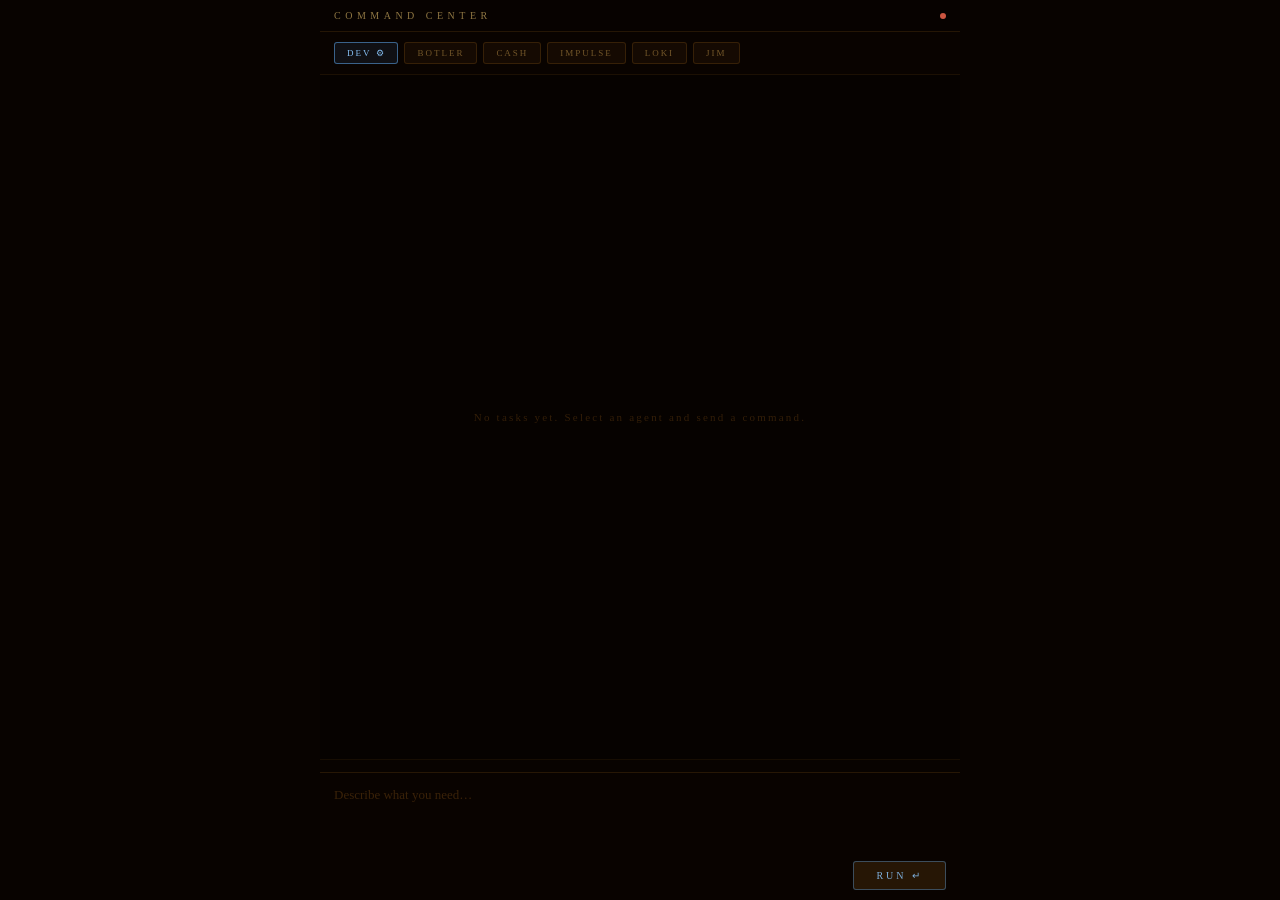
<file: command-center.html>
<!DOCTYPE html>
<html lang="en">
<head>
<meta charset="UTF-8">
<meta name="viewport" content="width=device-width, initial-scale=1.0, maximum-scale=1.0, user-scalable=no">
<title>Atlas · Command Center</title>
<style>
* { margin: 0; padding: 0; box-sizing: border-box; -webkit-tap-highlight-color: transparent; }
html, body { width: 100%; height: 100%; background: #080300; font-family: 'Georgia', serif; color: rgba(255,210,100,0.85); overflow: hidden; }

#app { display: flex; flex-direction: column; height: 100vh; max-width: 640px; margin: 0 auto; }

/* ── Header ── */
#header {
  display: flex; align-items: center; justify-content: space-between;
  padding: 10px 14px; border-bottom: 1px solid rgba(255,160,40,0.12);
  background: rgba(8,3,0,0.98); flex-shrink: 0;
}
#title { font-size: 10px; letter-spacing: 0.45em; text-transform: uppercase; color: rgba(255,215,120,0.55); }
#bridge-dot { width: 6px; height: 6px; border-radius: 50%; background: #cc5540; }
#bridge-dot.ok { background: #44cc44; box-shadow: 0 0 5px #44cc44; }

/* ── Agent selector ── */
#agent-row {
  display: flex; gap: 6px; padding: 10px 14px; flex-wrap: wrap;
  border-bottom: 1px solid rgba(255,160,40,0.08); flex-shrink: 0;
  background: rgba(10,4,0,0.6);
}
.agent-btn {
  font-size: 9px; letter-spacing: 0.22em; text-transform: uppercase;
  padding: 5px 12px; border-radius: 3px; cursor: pointer;
  background: rgba(255,160,40,0.05); border: 1px solid rgba(255,160,40,0.14);
  color: rgba(255,200,100,0.4); font-family: 'Georgia', serif; transition: all 0.15s;
  user-select: none;
}
.agent-btn:hover { background: rgba(255,160,40,0.1); color: rgba(255,220,120,0.8); }
.agent-btn.active { background: rgba(255,160,40,0.18); border-color: rgba(255,160,40,0.55); color: rgba(255,235,140,0.95); }
.agent-btn.dev-btn.active { border-color: rgba(100,180,255,0.5); color: rgba(140,200,255,0.95); background: rgba(100,180,255,0.08); }

/* ── Output ── */
#output-area {
  flex: 1; overflow-y: auto; padding: 0; position: relative;
  background: #060200;
}
#output-inner { padding: 12px 14px; min-height: 100%; }
#output-inner.empty { display: flex; align-items: center; justify-content: center; color: rgba(255,160,40,0.18); font-size: 11px; letter-spacing: 0.2em; text-align: center; }

.task-block { margin-bottom: 18px; border: 1px solid rgba(255,160,40,0.1); border-radius: 3px; overflow: hidden; }
.task-header {
  display: flex; align-items: center; gap: 8px;
  padding: 7px 12px; background: rgba(255,160,40,0.06);
  border-bottom: 1px solid rgba(255,160,40,0.08);
}
.task-hdr-dot { width: 6px; height: 6px; border-radius: 50%; background: #ffaa40; }
.task-hdr-dot.done { background: #44cc44; box-shadow: 0 0 4px #44cc44; animation: none; }
.task-hdr-dot.error { background: #cc5540; box-shadow: 0 0 4px #cc5540; animation: none; }
.task-hdr-dot.running { animation: pulse 1s ease-in-out infinite; }
@keyframes pulse { 0%,100%{opacity:1} 50%{opacity:0.3} }
.task-hdr-agent { font-size: 9px; letter-spacing: 0.25em; text-transform: uppercase; color: rgba(255,200,100,0.45); }
.task-hdr-agent.dev { color: rgba(140,200,255,0.55); }
.task-hdr-msg { flex: 1; font-size: 10px; color: rgba(255,210,100,0.5); overflow: hidden; text-overflow: ellipsis; white-space: nowrap; }
.task-hdr-time { font-size: 9px; color: rgba(255,160,40,0.22); flex-shrink: 0; }
.task-output {
  padding: 10px 12px; font-family: 'Menlo', 'Monaco', monospace; font-size: 10px;
  line-height: 1.6; color: rgba(255,215,120,0.65); white-space: pre-wrap; word-break: break-word;
  max-height: 500px; overflow-y: auto;
}
.task-output .stderr-chunk { color: rgba(220,140,100,0.6); }
.task-output .cursor { display: inline-block; width: 7px; height: 12px; background: rgba(255,200,100,0.6); animation: blink 1s step-end infinite; vertical-align: text-bottom; }
@keyframes blink { 50% { opacity: 0; } }

/* ── Input ── */
#input-area {
  display: flex; flex-direction: column; gap: 0;
  border-top: 1px solid rgba(255,160,40,0.12); flex-shrink: 0;
  background: rgba(10,4,0,0.98);
}
#task-input {
  width: 100%; padding: 12px 14px;
  background: transparent; border: none; outline: none; resize: none;
  font-family: 'Georgia', serif; font-size: 13px;
  color: rgba(255,220,130,0.85); caret-color: rgba(255,200,100,0.8);
  min-height: 72px; max-height: 160px;
  line-height: 1.5;
}
#task-input::placeholder { color: rgba(255,160,40,0.2); }
#input-footer {
  display: flex; align-items: center; justify-content: space-between;
  padding: 6px 14px 10px; gap: 8px;
}
#char-count { font-size: 9px; color: rgba(255,160,40,0.2); letter-spacing: 0.1em; }
#run-btn {
  padding: 8px 22px; border-radius: 3px; cursor: pointer;
  background: rgba(255,160,40,0.12); border: 1px solid rgba(255,160,40,0.35);
  color: rgba(255,220,120,0.85); font-family: 'Georgia', serif;
  font-size: 10px; letter-spacing: 0.3em; text-transform: uppercase;
  transition: all 0.15s; min-width: 80px;
}
#run-btn:hover:not(:disabled) { background: rgba(255,160,40,0.22); border-color: rgba(255,160,40,0.65); }
#run-btn:disabled { opacity: 0.35; cursor: default; }
#run-btn.dev-mode { border-color: rgba(100,180,255,0.35); color: rgba(140,200,255,0.85); }
#run-btn.dev-mode:hover:not(:disabled) { background: rgba(100,180,255,0.12); }

/* ── Task history sidebar hint ── */
#history-row {
  display: flex; gap: 6px; padding: 6px 14px;
  border-top: 1px solid rgba(255,160,40,0.06); flex-shrink: 0; overflow-x: auto;
}
.hist-pill {
  flex-shrink: 0; font-size: 8px; letter-spacing: 0.12em; text-transform: uppercase;
  padding: 3px 9px; border-radius: 10px; cursor: pointer;
  background: rgba(255,160,40,0.05); border: 1px solid rgba(255,160,40,0.1);
  color: rgba(255,200,100,0.35); white-space: nowrap; transition: all 0.1s;
}
.hist-pill:hover { background: rgba(255,160,40,0.1); color: rgba(255,220,120,0.7); }
.hist-pill.done  { border-color: rgba(100,220,100,0.18); }
.hist-pill.error { border-color: rgba(220,100,80,0.2); color: rgba(220,140,100,0.4); }
.hist-pill.running { border-color: rgba(255,180,60,0.3); color: rgba(255,200,100,0.55); animation: pulse 1.5s ease-in-out infinite; }

::-webkit-scrollbar { width: 3px; height: 3px; }
::-webkit-scrollbar-track { background: transparent; }
::-webkit-scrollbar-thumb { background: rgba(255,160,40,0.12); border-radius: 2px; }
</style>
</head>
<body>
<div id="app">
  <div id="header">
    <div id="title">Command Center</div>
    <div id="bridge-dot"></div>
  </div>

  <div id="agent-row">
    <button class="agent-btn dev-btn active" onclick="selectAgent('dev',this)" data-agent="dev">Dev ⚙</button>
    <button class="agent-btn" onclick="selectAgent('botler',this)" data-agent="botler">Botler</button>
    <button class="agent-btn" onclick="selectAgent('cash',this)" data-agent="cash">Cash</button>
    <button class="agent-btn" onclick="selectAgent('impulse',this)" data-agent="impulse">Impulse</button>
    <button class="agent-btn" onclick="selectAgent('loki',this)" data-agent="loki">Loki</button>
    <button class="agent-btn" onclick="selectAgent('jim',this)" data-agent="jim">Jim</button>
  </div>

  <div id="output-area">
    <div id="output-inner" class="empty">No tasks yet. Select an agent and send a command.</div>
  </div>

  <div id="history-row"></div>

  <div id="input-area">
    <textarea id="task-input" placeholder="Describe what you need…" rows="3" oninput="onInput()"></textarea>
    <div id="input-footer">
      <span id="char-count"></span>
      <button id="run-btn" class="dev-mode" onclick="run()">Run ↵</button>
    </div>
  </div>
</div>

<script>
const BRIDGE = 'http://127.0.0.1:8780';
let selectedAgent = 'dev';
let taskHistory = [];
let activeTaskId = null;

function selectAgent(agent, btn) {
  selectedAgent = agent;
  document.querySelectorAll('.agent-btn').forEach(b => b.classList.remove('active'));
  btn.classList.add('active');
  const runBtn = document.getElementById('run-btn');
  if (agent === 'dev') {
    runBtn.classList.add('dev-mode');
  } else {
    runBtn.classList.remove('dev-mode');
  }
  document.getElementById('task-input').placeholder = agent === 'dev'
    ? 'Describe what to build or fix…'
    : `Message ${agent}…`;
}

function onInput() {
  const v = document.getElementById('task-input').value;
  document.getElementById('char-count').textContent = v.length > 0 ? v.length + ' chars' : '';
}

async function checkBridge() {
  try {
    const r = await fetch(BRIDGE + '/health', { cache: 'no-store' });
    document.getElementById('bridge-dot').className = r.ok ? 'ok' : '';
  } catch {
    document.getElementById('bridge-dot').className = '';
  }
}

function formatElapsed(ms) {
  if (ms < 1000) return ms + 'ms';
  if (ms < 60000) return (ms / 1000).toFixed(1) + 's';
  return (ms / 60000).toFixed(1) + 'm';
}

function createTaskBlock(taskId, agent, message) {
  const block = document.createElement('div');
  block.className = 'task-block';
  block.id = 'task-' + taskId;

  const hdr = document.createElement('div');
  hdr.className = 'task-header';
  hdr.innerHTML = `
    <div class="task-hdr-dot running" id="dot-${taskId}"></div>
    <div class="task-hdr-agent ${agent === 'dev' ? 'dev' : ''}">${agent}</div>
    <div class="task-hdr-msg" title="${escHtml(message)}">${escHtml(message.slice(0, 80))}</div>
    <div class="task-hdr-time" id="hdrtime-${taskId}">running…</div>`;
  block.appendChild(hdr);

  const out = document.createElement('div');
  out.className = 'task-output';
  out.id = 'out-' + taskId;
  out.innerHTML = '<span class="cursor"></span>';
  block.appendChild(out);
  return block;
}

function escHtml(s) { return s.replace(/&/g,'&amp;').replace(/</g,'&lt;').replace(/>/g,'&gt;').replace(/"/g,'&quot;'); }

function appendOutput(taskId, text, stream) {
  const out = document.getElementById('out-' + taskId);
  if (!out) return;
  const cursor = out.querySelector('.cursor');
  const span = document.createElement('span');
  span.className = stream === 'stderr' ? 'stderr-chunk' : '';
  span.textContent = text;
  if (cursor) out.insertBefore(span, cursor);
  else out.appendChild(span);
  out.scrollTop = out.scrollHeight;
  const outputArea = document.getElementById('output-area');
  outputArea.scrollTop = outputArea.scrollHeight;
}

function markTaskDone(taskId, status, durationMs) {
  const dot = document.getElementById('dot-' + taskId);
  const timeEl = document.getElementById('hdrtime-' + taskId);
  const out = document.getElementById('out-' + taskId);
  if (dot) { dot.classList.remove('running'); dot.classList.add(status); }
  if (timeEl) timeEl.textContent = formatElapsed(durationMs || 0);
  if (out) { const c = out.querySelector('.cursor'); if (c) c.remove(); }
  updateHistoryPill(taskId, status);
}

function updateHistoryPill(taskId, status) {
  const pill = document.getElementById('pill-' + taskId);
  if (pill) { pill.classList.remove('running'); pill.classList.add(status); }
}

function addHistoryPill(taskId, agent, message) {
  const row = document.getElementById('history-row');
  const pill = document.createElement('div');
  pill.className = 'hist-pill running';
  pill.id = 'pill-' + taskId;
  pill.textContent = agent + ': ' + message.slice(0, 24);
  pill.title = message;
  pill.onclick = () => {
    const block = document.getElementById('task-' + taskId);
    if (block) block.scrollIntoView({ behavior: 'smooth' });
  };
  row.insertBefore(pill, row.firstChild);
  if (row.children.length > 8) row.lastChild.remove();
}

async function run() {
  const input = document.getElementById('task-input');
  const message = input.value.trim();
  if (!message) return;
  const agent = selectedAgent;

  const runBtn = document.getElementById('run-btn');
  runBtn.disabled = true;
  input.disabled = true;

  // Clear empty state
  const inner = document.getElementById('output-inner');
  if (inner.classList.contains('empty')) { inner.classList.remove('empty'); inner.innerHTML = ''; }

  // Create task block
  const tempId = crypto.randomUUID();
  const block = createTaskBlock(tempId, agent, message);
  inner.appendChild(block);
  block.scrollIntoView({ behavior: 'smooth' });

  try {
    const resp = await fetch(BRIDGE + '/api/task/start', {
      method: 'POST',
      headers: { 'Content-Type': 'application/json' },
      body: JSON.stringify({ agent, message })
    });
    const data = await resp.json();
    if (!data.ok) throw new Error(data.error || 'start failed');
    const taskId = data.taskId;

    // Re-id the block
    block.id = 'task-' + taskId;
    document.getElementById('dot-' + tempId).id = 'dot-' + taskId;
    document.getElementById('out-' + tempId).id = 'out-' + taskId;
    document.getElementById('hdrtime-' + tempId).id = 'hdrtime-' + taskId;

    addHistoryPill(taskId, agent, message);
    taskHistory.unshift({ taskId, agent, message });
    activeTaskId = taskId;

    const startMs = Date.now();
    const es = new EventSource(BRIDGE + '/api/task/' + taskId + '/events');
    es.addEventListener('output', ev => {
      const d = JSON.parse(ev.data);
      appendOutput(taskId, d.text, d.stream);
    });
    es.addEventListener('done', ev => {
      const d = JSON.parse(ev.data);
      markTaskDone(taskId, d.status, Date.now() - startMs);
      es.close();
      runBtn.disabled = false;
      input.disabled = false;
      input.value = '';
      document.getElementById('char-count').textContent = '';
      input.focus();
    });
    es.onerror = () => {
      markTaskDone(taskId, 'error', Date.now() - startMs);
      es.close();
      runBtn.disabled = false;
      input.disabled = false;
    };
  } catch (err) {
    appendOutput(tempId, '[Error] ' + err.message + '\n', 'stderr');
    markTaskDone(tempId, 'error', 0);
    runBtn.disabled = false;
    input.disabled = false;
  }
  input.value = '';
}

// Enter to submit (shift+enter for newline)
document.getElementById('task-input').addEventListener('keydown', e => {
  if (e.key === 'Enter' && !e.shiftKey) { e.preventDefault(); run(); }
});

checkBridge();
setInterval(checkBridge, 30000);
</script>
</body>
</html>
</file>
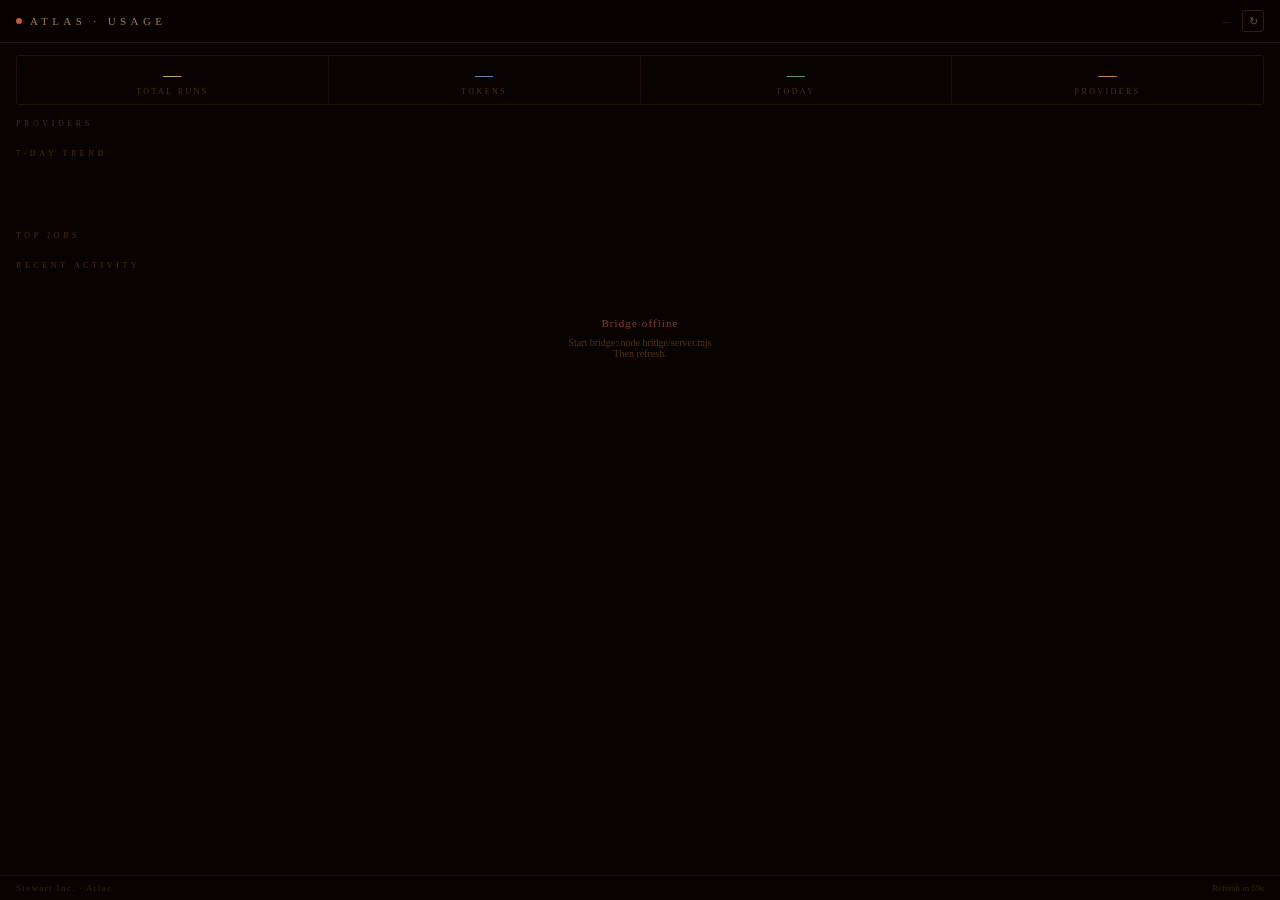
<file: usage-tracker.html>
<!DOCTYPE html>
<html lang="en">
<head>
<meta charset="UTF-8">
<meta name="viewport" content="width=device-width, initial-scale=1.0">
<title>Atlas · Usage</title>
<style>
* { margin: 0; padding: 0; box-sizing: border-box; }
html, body { width: 100%; height: 100%; overflow: hidden; background: #080300; font-family: 'Georgia', serif; color: rgba(255,210,100,0.8); }

::-webkit-scrollbar { width: 3px; }
::-webkit-scrollbar-track { background: transparent; }
::-webkit-scrollbar-thumb { background: rgba(255,160,40,0.15); border-radius: 2px; }

/* ── Layout ── */
#app { display: flex; flex-direction: column; height: 100vh; overflow: hidden; }

/* ── Header ── */
#header {
  display: flex; align-items: center; justify-content: space-between;
  padding: 10px 16px; border-bottom: 1px solid rgba(255,160,40,0.12);
  flex-shrink: 0; background: rgba(8,3,0,0.98);
}
#header-left { display: flex; align-items: center; gap: 8px; }
#status-dot { width: 6px; height: 6px; border-radius: 50%; background: #cc5540; flex-shrink: 0; }
#status-dot.ok { background: #44cc44; box-shadow: 0 0 5px #44cc44; }
#title { font-size: 11px; letter-spacing: 0.4em; text-transform: uppercase; color: rgba(255,215,120,0.6); }
#header-right { display: flex; align-items: center; gap: 10px; }
#last-update { font-size: 9px; letter-spacing: 0.15em; color: rgba(255,160,40,0.25); }
#refresh-btn {
  background: none; border: 1px solid rgba(255,160,40,0.18); color: rgba(255,200,100,0.4);
  font-size: 11px; width: 22px; height: 22px; border-radius: 3px; cursor: pointer;
  display: flex; align-items: center; justify-content: center; transition: all 0.15s;
}
#refresh-btn:hover { background: rgba(255,160,40,0.1); color: rgba(255,220,120,0.9); }
#refresh-btn.spinning { animation: spin 0.7s linear infinite; }
@keyframes spin { to { transform: rotate(360deg); } }

/* ── Scrollable content ── */
#content { flex: 1; overflow-y: auto; padding: 12px 16px 20px; }

/* ── Stat row ── */
#stat-row { display: flex; gap: 0; margin-bottom: 14px; border: 1px solid rgba(255,160,40,0.1); border-radius: 3px; overflow: hidden; }
.stat-cell {
  flex: 1; padding: 10px 10px 8px; text-align: center;
  border-right: 1px solid rgba(255,160,40,0.08);
}
.stat-cell:last-child { border-right: none; }
.stat-num { font-size: 18px; color: rgba(255,220,120,0.8); letter-spacing: 0.02em; line-height: 1; }
.stat-num.blue { color: rgba(140,200,255,0.7); }
.stat-num.green { color: rgba(130,220,120,0.75); }
.stat-num.orange { color: rgba(255,180,80,0.8); }
.stat-lbl { font-size: 8px; letter-spacing: 0.3em; text-transform: uppercase; color: rgba(255,160,40,0.3); margin-top: 3px; }

/* ── Section headers ── */
.section-hdr { font-size: 8px; letter-spacing: 0.45em; text-transform: uppercase; color: rgba(255,160,40,0.28); margin: 14px 0 7px; }

/* ── Provider table ── */
#provider-table { width: 100%; border-collapse: collapse; margin-bottom: 6px; }
#provider-table tr { border-bottom: 1px solid rgba(255,160,40,0.05); }
#provider-table tr:last-child { border-bottom: none; }
#provider-table td { padding: 6px 8px; font-size: 10px; vertical-align: middle; }
.prov-name { color: rgba(255,215,120,0.7); letter-spacing: 0.05em; font-weight: normal; }
.prov-bar-cell { width: 90px; padding: 6px 8px; }
.prov-bar-bg { height: 4px; background: rgba(255,160,40,0.07); border-radius: 2px; overflow: hidden; }
.prov-bar-fill { height: 100%; border-radius: 2px; transition: width 0.4s; }
.prov-runs { color: rgba(255,200,100,0.45); text-align: right; min-width: 36px; }
.prov-tokens { color: rgba(140,200,255,0.5); text-align: right; min-width: 52px; }
.prov-model { color: rgba(255,160,40,0.28); font-size: 9px; letter-spacing: 0.05em; max-width: 120px; overflow: hidden; text-overflow: ellipsis; white-space: nowrap; }
.prov-dot { width: 7px; height: 7px; border-radius: 50%; display: inline-block; flex-shrink: 0; margin-right: 6px; }

/* ── Trend chart ── */
#trend-chart { display: flex; align-items: flex-end; gap: 4px; height: 52px; margin-bottom: 4px; }
.trend-bar-wrap { flex: 1; display: flex; flex-direction: column; align-items: center; gap: 3px; height: 100%; justify-content: flex-end; }
.trend-bar { width: 100%; border-radius: 2px 2px 0 0; background: rgba(255,160,40,0.25); min-height: 2px; transition: height 0.4s; }
.trend-bar.today { background: rgba(255,200,80,0.55); }
.trend-day { font-size: 8px; color: rgba(255,160,40,0.25); letter-spacing: 0; text-align: center; white-space: nowrap; }
.trend-val { font-size: 8px; color: rgba(255,200,100,0.35); text-align: center; white-space: nowrap; }

/* ── Jobs table ── */
#jobs-table { width: 100%; border-collapse: collapse; }
#jobs-table tr { border-bottom: 1px solid rgba(255,160,40,0.05); }
#jobs-table tr:last-child { border-bottom: none; }
#jobs-table td { padding: 5px 6px; font-size: 10px; vertical-align: middle; }
.job-name { color: rgba(255,210,100,0.65); letter-spacing: 0.03em; overflow: hidden; text-overflow: ellipsis; white-space: nowrap; max-width: 160px; }
.job-agent { font-size: 9px; letter-spacing: 0.15em; text-transform: uppercase; color: rgba(255,160,40,0.28); }
.job-runs { color: rgba(255,200,100,0.45); text-align: right; }
.job-tok { color: rgba(140,200,255,0.45); text-align: right; font-size: 9px; }
.job-err { color: rgba(220,100,80,0.6); font-size: 9px; text-align: right; }

/* ── Recent feed ── */
#recent-feed { }
.recent-entry { display: flex; align-items: flex-start; gap: 8px; padding: 6px 0; border-bottom: 1px solid rgba(255,160,40,0.04); }
.recent-entry:last-child { border-bottom: none; }
.re-dot { width: 5px; height: 5px; border-radius: 50%; flex-shrink: 0; margin-top: 4px; background: rgba(255,160,40,0.2); }
.re-ok  .re-dot { background: #44cc44; box-shadow: 0 0 3px #44cc44; }
.re-err .re-dot { background: #cc5540; box-shadow: 0 0 3px #cc5540; }
.re-ts { font-size: 9px; color: rgba(255,160,40,0.22); white-space: nowrap; flex-shrink: 0; min-width: 50px; }
.re-body { flex: 1; min-width: 0; }
.re-title { font-size: 10px; color: rgba(255,210,100,0.6); white-space: nowrap; overflow: hidden; text-overflow: ellipsis; }
.re-sum { font-size: 9px; color: rgba(255,190,80,0.32); white-space: nowrap; overflow: hidden; text-overflow: ellipsis; margin-top: 1px; }
.re-meta { font-size: 9px; color: rgba(255,160,40,0.22); flex-shrink: 0; text-align: right; }

/* ── Footer ── */
#footer { padding: 7px 16px; border-top: 1px solid rgba(255,160,40,0.08); flex-shrink: 0; display: flex; align-items: center; justify-content: space-between; }
#footer-left { font-size: 9px; letter-spacing: 0.15em; color: rgba(255,160,40,0.2); }
#countdown { font-size: 9px; color: rgba(255,160,40,0.2); }

/* ── Error state ── */
#error-state { display: none; padding: 40px 16px; text-align: center; }
#error-state.show { display: block; }
.error-msg { font-size: 11px; color: rgba(220,100,80,0.6); letter-spacing: 0.1em; }
.error-sub { font-size: 10px; color: rgba(255,160,40,0.3); margin-top: 8px; }
</style>
</head>
<body>
<div id="app">
  <div id="header">
    <div id="header-left">
      <div id="status-dot"></div>
      <div id="title">Atlas · Usage</div>
    </div>
    <div id="header-right">
      <span id="last-update">—</span>
      <button id="refresh-btn" onclick="load()" title="Refresh">↻</button>
    </div>
  </div>

  <div id="content">
    <div id="stat-row">
      <div class="stat-cell"><div class="stat-num" id="s-runs">—</div><div class="stat-lbl">Total Runs</div></div>
      <div class="stat-cell"><div class="stat-num blue" id="s-tokens">—</div><div class="stat-lbl">Tokens</div></div>
      <div class="stat-cell"><div class="stat-num green" id="s-today">—</div><div class="stat-lbl">Today</div></div>
      <div class="stat-cell"><div class="stat-num orange" id="s-providers">—</div><div class="stat-lbl">Providers</div></div>
    </div>

    <div class="section-hdr">Providers</div>
    <table id="provider-table"><tbody id="provider-body"></tbody></table>

    <div class="section-hdr">7-Day Trend</div>
    <div id="trend-chart"></div>

    <div class="section-hdr">Top Jobs</div>
    <table id="jobs-table"><tbody id="jobs-body"></tbody></table>

    <div class="section-hdr">Recent Activity</div>
    <div id="recent-feed"></div>

    <div id="error-state">
      <div class="error-msg">Bridge offline</div>
      <div class="error-sub">Start bridge: node bridge/server.mjs<br>Then refresh.</div>
    </div>
  </div>

  <div id="footer">
    <div id="footer-left">Stewart Inc. · Atlas</div>
    <div id="countdown"></div>
  </div>
</div>

<script>
const BRIDGE = 'http://127.0.0.1:8780';
const REFRESH_SECS = 60;
let countdown = REFRESH_SECS;
let timer = null;

const PROV_COLORS = {
  anthropic:      '#b48cff',
  google:         '#64c864',
  'openai-codex': '#64b4ff',
  openrouter:     '#ffb450',
};

function fmt(n) {
  if (n == null) return '—';
  if (n >= 1_000_000) return (n / 1_000_000).toFixed(1) + 'M';
  if (n >= 1_000)     return (n / 1_000).toFixed(1) + 'K';
  return String(n);
}

function fmtTs(ts) {
  if (!ts) return '—';
  const d = new Date(ts);
  const now = new Date();
  const diffMs = now - d;
  if (diffMs < 60_000)     return Math.round(diffMs / 1000) + 's ago';
  if (diffMs < 3_600_000)  return Math.round(diffMs / 60_000) + 'm ago';
  if (diffMs < 86_400_000) return Math.round(diffMs / 3_600_000) + 'h ago';
  return d.toLocaleDateString([], { month: 'short', day: 'numeric' });
}

function fmtTime(ts) {
  if (!ts) return '';
  return new Date(ts).toLocaleTimeString([], { hour: '2-digit', minute: '2-digit' });
}

function topModel(models) {
  if (!models) return '—';
  return Object.entries(models).sort((a,b) => b[1]-a[1])[0]?.[0]?.split('/').pop() || '—';
}

function renderProviders(byProvider) {
  const tbody = document.getElementById('provider-body');
  tbody.innerHTML = '';
  if (!byProvider || !Object.keys(byProvider).length) return;
  const maxTok = Math.max(...Object.values(byProvider).map(p => p.total), 1);
  const sorted = Object.entries(byProvider).sort((a,b) => b[1].total - a[1].total);
  for (const [name, d] of sorted) {
    const color = PROV_COLORS[name] || 'rgba(255,200,100,0.4)';
    const pct = Math.max(2, Math.round((d.total / maxTok) * 100));
    const tr = document.createElement('tr');
    tr.innerHTML = `
      <td class="prov-name">
        <span class="prov-dot" style="background:${color}80;box-shadow:0 0 3px ${color}50"></span>${name}
      </td>
      <td class="prov-bar-cell">
        <div class="prov-bar-bg"><div class="prov-bar-fill" style="width:${pct}%;background:${color}60"></div></div>
      </td>
      <td class="prov-runs">${d.runs}</td>
      <td class="prov-tokens">${fmt(d.total)}</td>
      <td class="prov-model">${topModel(d.models)}</td>`;
    tbody.appendChild(tr);
  }
}

function renderTrend(byDay) {
  const chart = document.getElementById('trend-chart');
  chart.innerHTML = '';
  if (!byDay) return;
  const today = new Date().toISOString().slice(0, 10);
  const days = Object.entries(byDay).sort().slice(-7);
  if (!days.length) return;
  const maxTok = Math.max(...days.map(d => d[1].total), 1);
  for (const [day, d] of days) {
    const isToday = day === today;
    const pct = Math.max(4, Math.round((d.total / maxTok) * 100));
    const label = day.slice(5); // MM-DD
    const wrap = document.createElement('div');
    wrap.className = 'trend-bar-wrap';
    wrap.title = `${day}\n${d.runs} runs · ${fmt(d.total)} tokens`;
    wrap.innerHTML = `
      <div class="trend-val">${d.total >= 1000 ? fmt(d.total) : ''}</div>
      <div class="trend-bar${isToday ? ' today' : ''}" style="height:${pct}%"></div>
      <div class="trend-day">${label}</div>`;
    chart.appendChild(wrap);
  }
}

function renderJobs(byJob) {
  const tbody = document.getElementById('jobs-body');
  tbody.innerHTML = '';
  if (!byJob) return;
  const entries = Object.entries(byJob).sort((a,b) => b[1].runs - a[1].runs).slice(0, 8);
  for (const [, d] of entries) {
    const tr = document.createElement('tr');
    tr.innerHTML = `
      <td>
        <div class="job-name" title="${d.name}">${d.name}</div>
        <div class="job-agent">${d.agentId || '?'}</div>
      </td>
      <td class="job-runs">${d.runs}</td>
      <td class="job-tok">${fmt(d.input + d.output)}</td>
      <td class="job-err">${d.errors ? d.errors + ' err' : ''}</td>`;
    tbody.appendChild(tr);
  }
}

function renderRecent(recent) {
  const feed = document.getElementById('recent-feed');
  feed.innerHTML = '';
  if (!recent?.length) { feed.innerHTML = '<div style="font-size:10px;color:rgba(255,160,40,0.2);padding:10px 0">No recent runs.</div>'; return; }
  for (const r of recent.slice(0, 15)) {
    const div = document.createElement('div');
    div.className = 're-body';
    const entry = document.createElement('div');
    entry.className = 'recent-entry ' + (r.status === 'ok' ? 're-ok' : 're-err');
    const dot = document.createElement('div'); dot.className = 're-dot';
    const ts = document.createElement('div'); ts.className = 're-ts'; ts.textContent = fmtTs(r.ts);
    const body = document.createElement('div'); body.className = 're-body';
    const title = document.createElement('div'); title.className = 're-title';
    title.textContent = r.name || r.jobId?.slice(0,8) || '—';
    title.title = `${r.name} · ${r.model} · ${r.provider}`;
    body.appendChild(title);
    if (r.summary) {
      const sum = document.createElement('div'); sum.className = 're-sum';
      sum.textContent = r.summary.replace(/\n/g, ' ').slice(0, 100);
      body.appendChild(sum);
    }
    const meta = document.createElement('div'); meta.className = 're-meta';
    meta.textContent = r.usage ? fmt(r.usage.total_tokens) : '';
    entry.append(dot, ts, body, meta);
    feed.appendChild(entry);
  }
}

async function load() {
  const btn = document.getElementById('refresh-btn');
  btn.classList.add('spinning');
  try {
    const resp = await fetch(BRIDGE + '/api/usage/summary', { cache: 'no-store' });
    if (!resp.ok) throw new Error('HTTP ' + resp.status);
    const d = await resp.json();
    document.getElementById('status-dot').className = 'ok';
    document.getElementById('error-state').classList.remove('show');

    const today = new Date().toISOString().slice(0, 10);
    const todayData = d.byDay?.[today];

    document.getElementById('s-runs').textContent     = fmt(d.totalRuns);
    document.getElementById('s-tokens').textContent   = fmt(d.totalTokens);
    document.getElementById('s-today').textContent    = todayData ? todayData.runs : '0';
    document.getElementById('s-providers').textContent = Object.keys(d.byProvider || {}).length;
    document.getElementById('last-update').textContent = fmtTime(Date.now());

    renderProviders(d.byProvider);
    renderTrend(d.byDay);
    renderJobs(d.byJob);
    renderRecent(d.recent);
  } catch (err) {
    document.getElementById('status-dot').className = '';
    document.getElementById('error-state').classList.add('show');
    console.error('Usage load failed:', err);
  } finally {
    btn.classList.remove('spinning');
  }
}

function startCountdown() {
  if (timer) clearInterval(timer);
  countdown = REFRESH_SECS;
  timer = setInterval(() => {
    countdown--;
    document.getElementById('countdown').textContent = `Refresh in ${countdown}s`;
    if (countdown <= 0) { countdown = REFRESH_SECS; load(); }
  }, 1000);
}

load();
startCountdown();
</script>
</body>
</html>
</file>
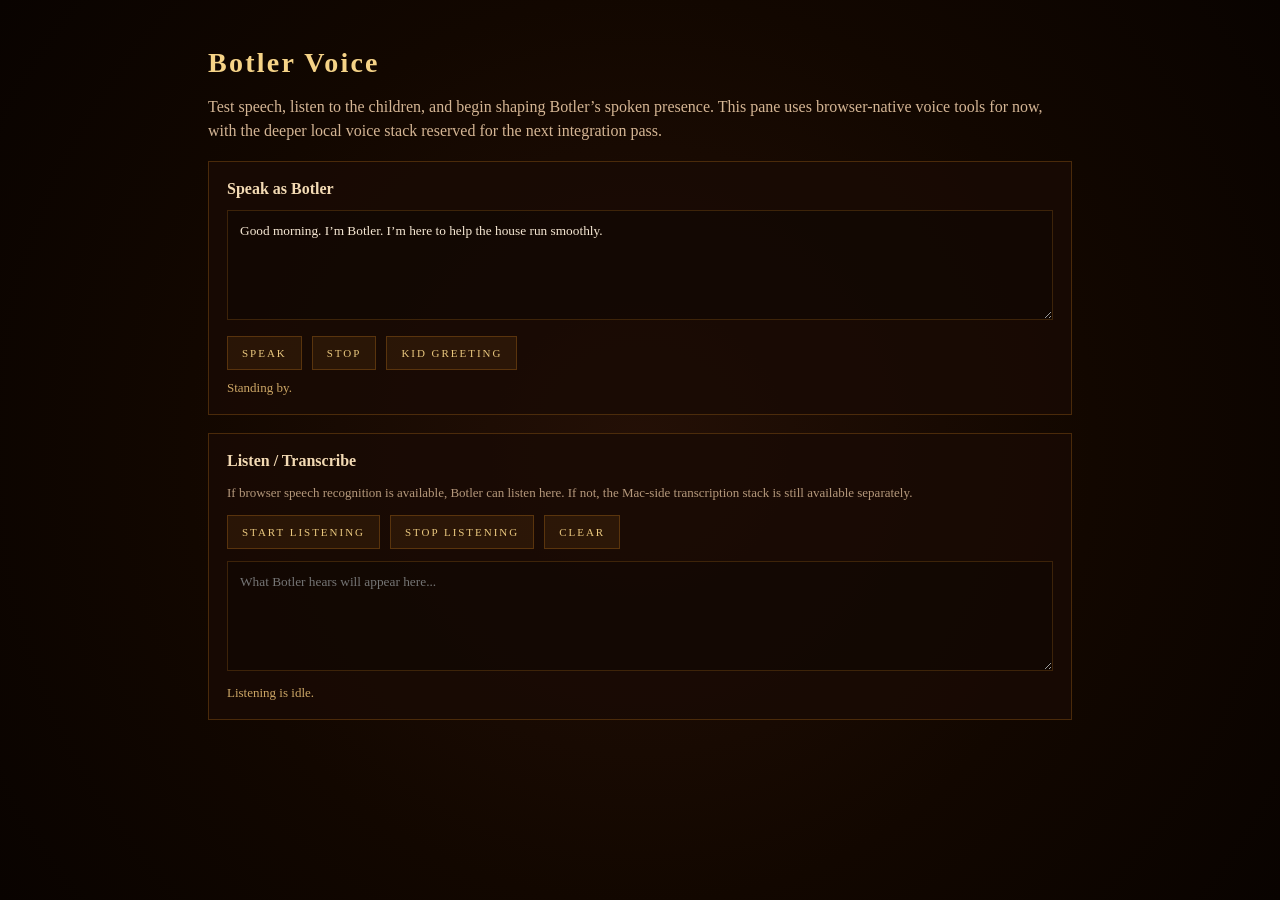
<file: voice.html>
<!doctype html>
<html lang="en">
<head>
  <meta charset="UTF-8" />
  <meta name="viewport" content="width=device-width, initial-scale=1.0" />
  <title>Botler Voice Pane</title>
  <style>
    * { box-sizing: border-box; }
    body { margin: 0; font-family: Georgia, serif; background: radial-gradient(circle at center, #241006 0%, #120700 58%, #090300 100%); color: rgba(255,230,190,0.95); min-height: 100vh; }
    .wrap { max-width: 900px; margin: 0 auto; padding: 28px 18px 40px; }
    h1 { font-size: 28px; letter-spacing: 0.08em; margin-bottom: 8px; color: rgba(255,220,140,0.96); }
    p { line-height: 1.5; color: rgba(255,220,180,0.82); }
    .panel { background: rgba(25,10,4,0.82); border: 1px solid rgba(255,160,40,0.22); padding: 18px; margin-top: 18px; }
    .actions { display:flex; flex-wrap:wrap; gap:10px; margin-top: 12px; }
    .btn { background: rgba(255,160,40,0.08); border: 1px solid rgba(255,160,40,0.22); color: rgba(255,220,140,0.9); font-size: 11px; letter-spacing: 0.18em; text-transform: uppercase; padding: 10px 14px; cursor: pointer; font-family: Georgia, serif; }
    .btn.active { background: rgba(255,160,40,0.18); }
    textarea { width: 100%; min-height: 110px; margin-top: 12px; background: rgba(0,0,0,0.24); border: 1px solid rgba(255,160,40,0.18); color: rgba(255,240,220,0.96); padding: 12px; font-family: Georgia, serif; }
    .status { margin-top: 10px; font-size: 13px; color: rgba(255,210,130,0.78); }
    .small { font-size: 13px; color: rgba(255,220,180,0.68); }
  </style>
</head>
<body>
  <div class="wrap">
    <h1>Botler Voice</h1>
    <p>Test speech, listen to the children, and begin shaping Botler’s spoken presence. This pane uses browser-native voice tools for now, with the deeper local voice stack reserved for the next integration pass.</p>

    <div class="panel">
      <strong>Speak as Botler</strong>
      <textarea id="speechText" placeholder="Type what Botler should say...">Good morning. I’m Botler. I’m here to help the house run smoothly.</textarea>
      <div class="actions">
        <button class="btn" id="speakBtn">Speak</button>
        <button class="btn" id="stopBtn">Stop</button>
        <button class="btn" id="testKidsBtn">Kid Greeting</button>
      </div>
      <div class="status" id="speakStatus">Standing by.</div>
    </div>

    <div class="panel">
      <strong>Listen / Transcribe</strong>
      <p class="small">If browser speech recognition is available, Botler can listen here. If not, the Mac-side transcription stack is still available separately.</p>
      <div class="actions">
        <button class="btn" id="listenBtn">Start Listening</button>
        <button class="btn" id="stopListenBtn">Stop Listening</button>
        <button class="btn" id="clearBtn">Clear</button>
      </div>
      <textarea id="transcript" placeholder="What Botler hears will appear here..."></textarea>
      <div class="status" id="listenStatus">Listening is idle.</div>
    </div>
  </div>

  <script>
    const synth = window.speechSynthesis;
    const speechText = document.getElementById('speechText');
    const transcript = document.getElementById('transcript');
    const speakStatus = document.getElementById('speakStatus');
    const listenStatus = document.getElementById('listenStatus');
    let utterance = null;
    let recognition = null;

    function pickVoice() {
      if (!synth) return null;
      const voices = synth.getVoices();
      return voices.find(v => /Daniel/i.test(v.name))
        || voices.find(v => /Eddy/i.test(v.name))
        || voices.find(v => /English \(UK\)/i.test(v.name))
        || voices.find(v => /Samantha|Alex|Karen/i.test(v.name))
        || voices[0]
        || null;
    }

    function speak(text) {
      if (!synth) {
        speakStatus.textContent = 'Speech synthesis is not available in this browser.';
        return;
      }
      synth.cancel();
      utterance = new SpeechSynthesisUtterance(text);
      const voice = pickVoice();
      if (voice) utterance.voice = voice;
      utterance.rate = 0.95;
      utterance.pitch = 0.95;
      utterance.onstart = () => speakStatus.textContent = 'Botler is speaking.';
      utterance.onend = () => speakStatus.textContent = 'Standing by.';
      utterance.onerror = () => speakStatus.textContent = 'Speech hit an error.';
      synth.speak(utterance);
    }

    document.getElementById('speakBtn').addEventListener('click', () => speak(speechText.value.trim() || 'Good morning. I am Botler.'));
    document.getElementById('stopBtn').addEventListener('click', () => { if (synth) synth.cancel(); speakStatus.textContent = 'Stopped.'; });
    document.getElementById('testKidsBtn').addEventListener('click', () => {
      speak('Good morning, friends. I am Botler. I am very glad to see you today. Are you ready to learn and build together?');
    });

    document.getElementById('listenBtn').addEventListener('click', () => {
      const SR = window.SpeechRecognition || window.webkitSpeechRecognition;
      if (!SR) {
        listenStatus.textContent = 'Browser listening is not available here.';
        return;
      }
      if (recognition) {
        try { recognition.stop(); } catch {}
      }
      recognition = new SR();
      recognition.continuous = true;
      recognition.interimResults = true;
      recognition.lang = 'en-US';
      recognition.onstart = () => listenStatus.textContent = 'Botler is listening.';
      recognition.onresult = (event) => {
        let text = '';
        for (let i = 0; i < event.results.length; i++) text += event.results[i][0].transcript + ' ';
        transcript.value = text.trim();
      };
      recognition.onerror = () => listenStatus.textContent = 'Listening error.';
      recognition.onend = () => { listenStatus.textContent = 'Listening stopped.'; recognition = null; };
      try { recognition.start(); } catch { listenStatus.textContent = 'Could not start listening.'; }
    });

    document.getElementById('stopListenBtn').addEventListener('click', () => {
      if (recognition) {
        try { recognition.stop(); } catch {}
      }
      listenStatus.textContent = 'Listening stopped.';
    });

    document.getElementById('clearBtn').addEventListener('click', () => {
      transcript.value = '';
      listenStatus.textContent = 'Listening is idle.';
    });

    if (synth) {
      const warm = () => synth.getVoices();
      warm();
      window.speechSynthesis.onvoiceschanged = warm;
    }
  </script>
</body>
</html>
</file>
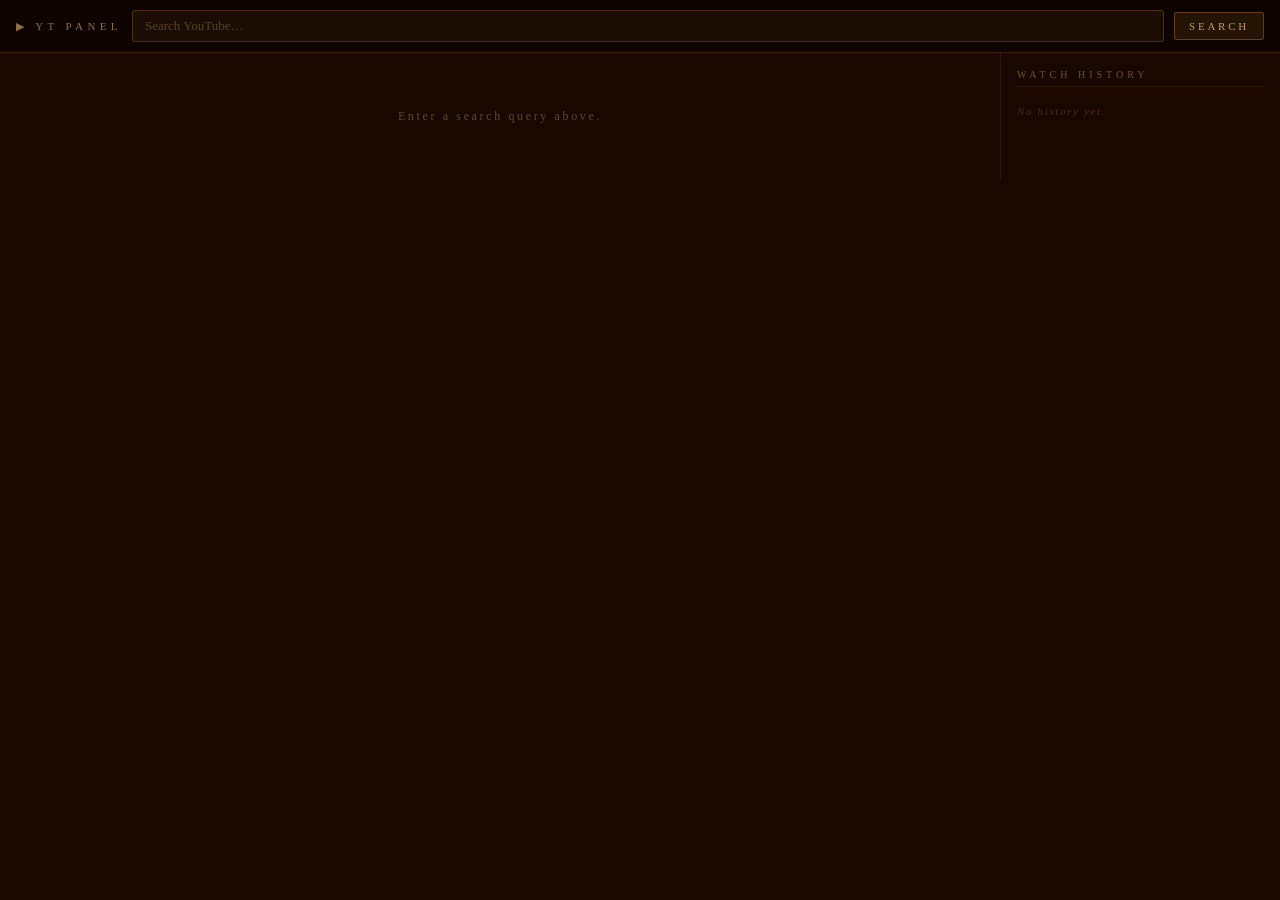
<file: youtube-panel.html>
<!DOCTYPE html>
<html lang="en">
<head>
<meta charset="UTF-8">
<meta name="viewport" content="width=device-width, initial-scale=1.0">
<title>YouTube Panel</title>
<style>
* { margin: 0; padding: 0; box-sizing: border-box; }

body {
  background: #1a0800;
  font-family: 'Georgia', serif;
  color: rgba(255,200,100,0.85);
  min-height: 100vh;
}

/* ── Top bar ── */
#topbar {
  position: sticky;
  top: 0;
  z-index: 100;
  background: rgba(14,5,0,0.97);
  border-bottom: 1px solid rgba(255,160,40,0.18);
  padding: 10px 16px;
  display: flex;
  gap: 10px;
  align-items: center;
  backdrop-filter: blur(12px);
}

#topbar-logo {
  color: rgba(255,200,100,0.55);
  font-size: 11px;
  letter-spacing: 0.4em;
  text-transform: uppercase;
  white-space: nowrap;
  flex-shrink: 0;
}

#search-input {
  flex: 1;
  background: rgba(255,160,40,0.06);
  border: 1px solid rgba(255,160,40,0.22);
  border-radius: 3px;
  color: rgba(255,220,120,0.9);
  font-family: 'Georgia', serif;
  font-size: 13px;
  padding: 7px 12px;
  outline: none;
  transition: border-color 0.2s, background 0.2s;
}
#search-input::placeholder { color: rgba(255,200,100,0.28); }
#search-input:focus {
  border-color: rgba(255,160,40,0.55);
  background: rgba(255,160,40,0.1);
}

#search-btn {
  background: rgba(255,160,40,0.1);
  border: 1px solid rgba(255,160,40,0.3);
  color: rgba(255,200,100,0.75);
  font-family: 'Georgia', serif;
  font-size: 11px;
  letter-spacing: 0.25em;
  text-transform: uppercase;
  padding: 7px 14px;
  border-radius: 3px;
  cursor: pointer;
  white-space: nowrap;
  transition: background 0.2s, color 0.2s;
  flex-shrink: 0;
}
#search-btn:hover {
  background: rgba(255,160,40,0.2);
  color: rgba(255,220,120,1);
}

/* ── Player area ── */
#player-section {
  display: none;
  padding: 16px;
  border-bottom: 1px solid rgba(255,160,40,0.12);
}

#player-section.visible { display: block; }

#player-wrap {
  position: relative;
  padding-bottom: 56.25%;
  height: 0;
  background: #000;
  border: 1px solid rgba(255,160,40,0.18);
  border-radius: 4px;
  overflow: hidden;
}

#player-iframe {
  position: absolute;
  top: 0; left: 0;
  width: 100%; height: 100%;
  border: none;
}

#player-meta {
  margin-top: 10px;
}

#player-title {
  font-size: 15px;
  color: rgba(255,220,120,0.92);
  margin-bottom: 4px;
  line-height: 1.4;
}

#player-channel {
  font-size: 11px;
  color: rgba(255,200,100,0.45);
  letter-spacing: 0.2em;
  text-transform: uppercase;
}

/* ── Layout below topbar ── */
#main-layout {
  display: flex;
  gap: 0;
}

/* ── Content column ── */
#content-col {
  flex: 1;
  min-width: 0;
  padding: 16px;
}

/* ── Sidebar ── */
#sidebar {
  width: 280px;
  flex-shrink: 0;
  border-left: 1px solid rgba(255,160,40,0.1);
  padding: 16px;
}

/* ── Section headers ── */
.section-header {
  font-size: 10px;
  letter-spacing: 0.4em;
  text-transform: uppercase;
  color: rgba(255,200,100,0.38);
  margin-bottom: 12px;
  padding-bottom: 6px;
  border-bottom: 1px solid rgba(255,160,40,0.1);
}

/* ── Results grid ── */
#results-grid {
  display: grid;
  grid-template-columns: repeat(auto-fill, minmax(200px, 1fr));
  gap: 14px;
}

.result-card {
  cursor: pointer;
  border: 1px solid rgba(255,160,40,0.12);
  border-radius: 4px;
  overflow: hidden;
  background: rgba(255,140,20,0.03);
  transition: border-color 0.2s, background 0.2s, transform 0.15s;
}

.result-card:hover {
  border-color: rgba(255,160,40,0.38);
  background: rgba(255,140,20,0.07);
  transform: translateY(-2px);
}

.card-thumb-wrap {
  position: relative;
  padding-bottom: 56.25%;
  background: rgba(0,0,0,0.4);
}

.card-thumb {
  position: absolute;
  top: 0; left: 0;
  width: 100%; height: 100%;
  object-fit: cover;
  display: block;
}

.card-duration {
  position: absolute;
  bottom: 5px;
  right: 6px;
  background: rgba(0,0,0,0.82);
  color: rgba(255,220,120,0.9);
  font-size: 10px;
  padding: 1px 5px;
  border-radius: 2px;
  font-family: monospace;
  letter-spacing: 0.05em;
}

.card-info {
  padding: 8px 10px 10px;
}

.card-title {
  font-size: 12px;
  color: rgba(255,215,100,0.88);
  line-height: 1.4;
  margin-bottom: 5px;
  display: -webkit-box;
  -webkit-line-clamp: 2;
  -webkit-box-orient: vertical;
  overflow: hidden;
}

.card-channel {
  font-size: 10px;
  color: rgba(255,200,100,0.4);
  letter-spacing: 0.12em;
  text-transform: uppercase;
  white-space: nowrap;
  overflow: hidden;
  text-overflow: ellipsis;
}

/* ── History list (sidebar) ── */
.sidebar-card {
  display: flex;
  gap: 9px;
  cursor: pointer;
  padding: 7px 0;
  border-bottom: 1px solid rgba(255,160,40,0.07);
  transition: opacity 0.2s;
  align-items: flex-start;
}

.sidebar-card:last-child { border-bottom: none; }

.sidebar-card:hover { opacity: 0.8; }

.sidebar-thumb-wrap {
  position: relative;
  width: 72px;
  flex-shrink: 0;
}

.sidebar-thumb {
  width: 72px;
  height: 40px;
  object-fit: cover;
  border-radius: 2px;
  display: block;
  background: rgba(0,0,0,0.4);
}

.sidebar-duration {
  position: absolute;
  bottom: 2px;
  right: 2px;
  background: rgba(0,0,0,0.82);
  color: rgba(255,220,120,0.9);
  font-size: 9px;
  padding: 1px 4px;
  border-radius: 2px;
  font-family: monospace;
}

.sidebar-info { flex: 1; min-width: 0; }

.sidebar-title {
  font-size: 11px;
  color: rgba(255,215,100,0.85);
  line-height: 1.35;
  display: -webkit-box;
  -webkit-line-clamp: 2;
  -webkit-box-orient: vertical;
  overflow: hidden;
  margin-bottom: 3px;
}

.sidebar-channel {
  font-size: 9px;
  color: rgba(255,200,100,0.38);
  letter-spacing: 0.1em;
  text-transform: uppercase;
  white-space: nowrap;
  overflow: hidden;
  text-overflow: ellipsis;
}

/* ── Status / loading / error states ── */
#status-msg {
  color: rgba(255,200,100,0.32);
  font-size: 12px;
  letter-spacing: 0.22em;
  text-align: center;
  padding: 40px 0;
  display: none;
}

#status-msg.visible { display: block; }

.spinner {
  display: inline-block;
  width: 18px; height: 18px;
  border: 2px solid rgba(255,160,40,0.15);
  border-top-color: rgba(255,160,40,0.6);
  border-radius: 50%;
  animation: spin 0.8s linear infinite;
  vertical-align: middle;
  margin-right: 8px;
}
@keyframes spin { to { transform: rotate(360deg); } }

.fallback-link {
  display: inline-block;
  margin-top: 10px;
  color: rgba(255,160,40,0.65);
  font-size: 12px;
  letter-spacing: 0.2em;
  text-decoration: underline;
  cursor: pointer;
}
.fallback-link:hover { color: rgba(255,220,120,0.9); }

#sidebar-related-section { margin-top: 24px; }

/* ── Responsive ── */
@media (max-width: 720px) {
  #main-layout { flex-direction: column; }
  #sidebar {
    width: 100%;
    border-left: none;
    border-top: 1px solid rgba(255,160,40,0.1);
    padding: 12px 16px;
  }
  #results-grid { grid-template-columns: repeat(auto-fill, minmax(150px, 1fr)); gap: 10px; }
  #topbar-logo { display: none; }
}

@media (max-width: 480px) {
  #results-grid { grid-template-columns: 1fr 1fr; gap: 8px; }
}

/* ── Empty sidebar placeholder ── */
.sidebar-empty {
  color: rgba(255,200,100,0.2);
  font-size: 11px;
  letter-spacing: 0.15em;
  font-style: italic;
  padding: 6px 0;
}

/* ── Scrollbar styling ── */
::-webkit-scrollbar { width: 5px; height: 5px; }
::-webkit-scrollbar-track { background: rgba(255,160,40,0.03); }
::-webkit-scrollbar-thumb { background: rgba(255,160,40,0.18); border-radius: 4px; }
::-webkit-scrollbar-thumb:hover { background: rgba(255,160,40,0.35); }

/* ── "Now playing" highlight ── */
.result-card.playing {
  border-color: rgba(255,160,40,0.6);
  background: rgba(255,140,20,0.1);
  box-shadow: 0 0 14px rgba(255,130,20,0.15);
}
</style>
</head>
<body>

<!-- Top search bar -->
<div id="topbar">
  <span id="topbar-logo">&#9654; YT Panel</span>
  <input id="search-input" type="text" placeholder="Search YouTube…" autocomplete="off" />
  <button id="search-btn">Search</button>
</div>

<!-- Player -->
<div id="player-section">
  <div id="player-wrap">
    <iframe id="player-iframe" allowfullscreen allow="autoplay; encrypted-media"></iframe>
  </div>
  <div id="player-meta">
    <div id="player-title"></div>
    <div id="player-channel"></div>
  </div>
</div>

<!-- Main layout -->
<div id="main-layout">
  <div id="content-col">
    <div id="status-msg"></div>
    <div id="results-section" style="display:none;">
      <div class="section-header" id="results-header">Results</div>
      <div id="results-grid"></div>
    </div>
  </div>

  <div id="sidebar">
    <div id="sidebar-history-section">
      <div class="section-header">Watch History</div>
      <div id="history-list"><div class="sidebar-empty">No history yet.</div></div>
    </div>
    <div id="sidebar-related-section" style="display:none;">
      <div class="section-header">Up Next / Related</div>
      <div id="related-list"></div>
    </div>
  </div>
</div>

<script>
(function () {
  'use strict';

  // ── Invidious instance list (direct fallback if server proxy fails) ──
  const INSTANCES = [
    'https://vid.puffyan.us',
    'https://yewtu.be',
    'https://invidious.tiekoetter.com',
    'https://inv.riverside.rocks',
    'https://y.com.sb',
    'https://inv.tux.pizza',
    'https://yt.artemislena.eu',
  ];

  // ── localStorage key ──
  const HISTORY_KEY = 'yt_panel_history';

  // ── DOM refs ──
  const searchInput   = document.getElementById('search-input');
  const searchBtn     = document.getElementById('search-btn');
  const playerSection = document.getElementById('player-section');
  const playerIframe  = document.getElementById('player-iframe');
  const playerTitle   = document.getElementById('player-title');
  const playerChannel = document.getElementById('player-channel');
  const statusMsg     = document.getElementById('status-msg');
  const resultsSection= document.getElementById('results-section');
  const resultsHeader = document.getElementById('results-header');
  const resultsGrid   = document.getElementById('results-grid');
  const historyList   = document.getElementById('history-list');
  const relatedSection= document.getElementById('sidebar-related-section');
  const relatedList   = document.getElementById('related-list');

  // ── Helpers ──

  function formatDuration(secs) {
    if (!secs) return '';
    const h = Math.floor(secs / 3600);
    const m = Math.floor((secs % 3600) / 60);
    const s = secs % 60;
    const mm = String(m).padStart(h ? 2 : 1, '0');
    const ss = String(s).padStart(2, '0');
    return h ? `${h}:${mm}:${ss}` : `${mm}:${ss}`;
  }

  function getBestThumb(thumbs) {
    if (!thumbs || !thumbs.length) return '';
    // prefer medium quality (mqdefault ~320px) for performance
    const pref = ['medium', 'high', 'default', 'maxres'];
    for (const q of pref) {
      const t = thumbs.find(t => t.quality === q);
      if (t) return t.url;
    }
    return thumbs[0].url;
  }

  function setStatus(html, show) {
    statusMsg.innerHTML = html;
    statusMsg.classList.toggle('visible', !!show);
  }

  // ── History ──

  function loadHistory() {
    try { return JSON.parse(localStorage.getItem(HISTORY_KEY) || '[]'); } catch { return []; }
  }

  function saveHistory(items) {
    try { localStorage.setItem(HISTORY_KEY, JSON.stringify(items)); } catch {}
  }

  function addToHistory(video) {
    let h = loadHistory().filter(v => v.videoId !== video.videoId);
    h.unshift(video);
    if (h.length > 10) h = h.slice(0, 10);
    saveHistory(h);
    renderHistory();
  }

  function renderHistory() {
    const h = loadHistory();
    if (!h.length) {
      historyList.innerHTML = '<div class="sidebar-empty">No history yet.</div>';
      return;
    }
    historyList.innerHTML = h.map(v => sidebarCardHTML(v, 'history')).join('');
    historyList.querySelectorAll('.sidebar-card').forEach(el => {
      el.addEventListener('click', () => playVideo(JSON.parse(el.dataset.video)));
    });
  }

  // ── Sidebar card HTML (shared for history & related) ──

  function sidebarCardHTML(v, ctx) {
    const thumb = getBestThumb(v.videoThumbnails) || '';
    const dur   = formatDuration(v.lengthSeconds);
    const safeV = JSON.stringify(v).replace(/'/g, '&#39;');
    return `<div class="sidebar-card" data-video='${safeV}' data-ctx="${ctx}">
      <div class="sidebar-thumb-wrap">
        <img class="sidebar-thumb" src="${thumb}" alt="" loading="lazy" onerror="this.style.visibility='hidden'">
        ${dur ? `<span class="sidebar-duration">${dur}</span>` : ''}
      </div>
      <div class="sidebar-info">
        <div class="sidebar-title">${escHtml(v.title || '')}</div>
        <div class="sidebar-channel">${escHtml(v.author || '')}</div>
      </div>
    </div>`;
  }

  function escHtml(s) {
    return s.replace(/&/g,'&amp;').replace(/</g,'&lt;').replace(/>/g,'&gt;').replace(/"/g,'&quot;');
  }

  // ── API fetch: server proxy first, then direct Invidious fallback ──

  async function apiFetch(query) {
    const fields = 'videoId,title,author,lengthSeconds,videoThumbnails';
    const qs = encodeURIComponent(query);

    // 1. Try the botler-serve server proxy (avoids CORS, server can reach more instances)
    try {
      const res = await fetch(`/api/yt-search?q=${qs}`, { signal: AbortSignal.timeout(10000) });
      if (res.ok) {
        const data = await res.json();
        if (Array.isArray(data) && data.length > 0) return data;
      }
    } catch { /* fall through */ }

    // 2. Direct Invidious fallback (tries multiple instances)
    let lastErr;
    for (const base of INSTANCES) {
      try {
        const url = `${base}/api/v1/search?q=${qs}&type=video&fields=${fields}`;
        const res = await fetch(url, { signal: AbortSignal.timeout(6000) });
        if (!res.ok) throw new Error(`HTTP ${res.status}`);
        const data = await res.json();
        if (Array.isArray(data) && data.length > 0) return data;
      } catch (e) {
        lastErr = e;
      }
    }
    throw lastErr || new Error('All instances failed');
  }

  // ── Search ──

  let autoplayFirst = false; // set by ?autoplay=1 URL param

  async function doSearch(query) {
    if (!query.trim()) return;
    searchInput.value = query;
    setStatus('<span class="spinner"></span> Searching…', true);
    resultsSection.style.display = 'none';
    relatedSection.style.display = 'none';

    const qs = encodeURIComponent(query.trim()); // kept for fallback-link URL

    try {
      const data = await apiFetch(query.trim());
      setStatus('', false);
      if (!data || !data.length) {
        setStatus('No results found.', true);
        return;
      }
      renderResults(data, `Results for "${query.trim()}"`);
      if (autoplayFirst && data[0]?.videoId) {
        autoplayFirst = false; // one-shot
        playVideo(data[0]);
      }
    } catch (e) {
      // Fallback: show link to YouTube search
      setStatus(
        `<div>Could not reach Invidious API.</div>
         <a class="fallback-link" href="https://www.youtube.com/results?search_query=${qs}" target="_blank" rel="noopener">
           Open search on YouTube &#8599;
         </a>`,
        true
      );
    }
  }

  function renderResults(items, label) {
    resultsHeader.textContent = label || 'Results';
    resultsGrid.innerHTML = items.map(v => resultCardHTML(v)).join('');
    resultsSection.style.display = 'block';
    resultsGrid.querySelectorAll('.result-card').forEach(el => {
      el.addEventListener('click', () => {
        document.querySelectorAll('.result-card.playing').forEach(c => c.classList.remove('playing'));
        el.classList.add('playing');
        playVideo(JSON.parse(el.dataset.video));
      });
    });
  }

  function resultCardHTML(v) {
    const thumb = getBestThumb(v.videoThumbnails) || '';
    const dur   = formatDuration(v.lengthSeconds);
    const safeV = JSON.stringify(v).replace(/'/g, '&#39;');
    return `<div class="result-card" data-video='${safeV}'>
      <div class="card-thumb-wrap">
        <img class="card-thumb" src="${thumb}" alt="" loading="lazy" onerror="this.style.visibility='hidden'">
        ${dur ? `<span class="card-duration">${dur}</span>` : ''}
      </div>
      <div class="card-info">
        <div class="card-title">${escHtml(v.title || '')}</div>
        <div class="card-channel">${escHtml(v.author || '')}</div>
      </div>
    </div>`;
  }

  // ── Play video ──

  function playVideo(v) {
    const embedUrl = `https://www.youtube.com/embed/${v.videoId}?autoplay=1`;
    playerIframe.src = embedUrl;
    playerTitle.textContent = v.title || '';
    playerChannel.textContent = v.author || '';
    playerSection.classList.add('visible');
    // Scroll to top so player is visible
    window.scrollTo({ top: 0, behavior: 'smooth' });
    addToHistory(v);
    fetchRelated(v);
  }

  // ── Related / Up Next (same channel) ──

  async function fetchRelated(v) {
    relatedList.innerHTML = '<div class="sidebar-empty"><span class="spinner"></span></div>';
    relatedSection.style.display = 'block';

    const author = v.author || '';
    if (!author) {
      relatedList.innerHTML = '<div class="sidebar-empty">No related available.</div>';
      return;
    }

    const qs = encodeURIComponent(author); // kept for fallback-link URL

    try {
      const data = await apiFetch(author);
      const filtered = (data || []).filter(r => r.videoId !== v.videoId).slice(0, 8);
      if (!filtered.length) {
        relatedList.innerHTML = '<div class="sidebar-empty">Nothing found.</div>';
        return;
      }
      relatedList.innerHTML = filtered.map(r => sidebarCardHTML(r, 'related')).join('');
      relatedList.querySelectorAll('.sidebar-card').forEach(el => {
        el.addEventListener('click', () => playVideo(JSON.parse(el.dataset.video)));
      });
    } catch {
      relatedList.innerHTML = `<div class="sidebar-empty">Invidious unavailable.<br>
        <a class="fallback-link" href="https://www.youtube.com/results?search_query=${encodeURIComponent(author)}" target="_blank" rel="noopener">
          Search channel on YouTube &#8599;
        </a></div>`;
    }
  }

  // ── Event listeners ──

  searchBtn.addEventListener('click', () => doSearch(searchInput.value));
  searchInput.addEventListener('keydown', e => {
    if (e.key === 'Enter') doSearch(searchInput.value);
  });

  // ── Init: read ?q= from URL ──

  function init() {
    renderHistory();
    const params = new URLSearchParams(window.location.search);
    const q = params.get('q');
    if (params.get('autoplay') === '1') autoplayFirst = true;
    if (q) {
      doSearch(q);
    } else {
      setStatus('Enter a search query above.', true);
    }
  }

  init();
})();
</script>
</body>
</html>
</file>
<file: homeschool/styles.css>
@import url('https://fonts.googleapis.com/css2?family=Inter:wght@400;500;600;700&display=swap');

:root {
  --bg: #f5f7fb;
  --surface: #ffffff;
  --surface-alt: #f8fafc;
  --border: #dde4ee;
  --text: #16202a;
  --text-dim: #5b6776;
  --accent: #4f46e5;
  --accent-light: #c7d2fe;
  --success: #059669;
  --warning: #d97706;
  --danger: #dc2626;
}

* { box-sizing: border-box; margin: 0; padding: 0; }

body {
  font-family: 'Inter', -apple-system, BlinkMacSystemFont, sans-serif;
  background: linear-gradient(180deg, #eef2ff 0%, #f8fafc 35%, #f8fafc 100%);
  color: var(--text);
  line-height: 1.6;
  padding: 1rem;
  min-height: 100vh;
}

.container { max-width: 1120px; margin: 0 auto; }

.school-header {
  background: linear-gradient(135deg, #4338ca 0%, #7c3aed 55%, #22c55e 100%);
  color: white;
  padding: 2rem;
  border-radius: 18px;
  margin-bottom: 1.5rem;
  box-shadow: 0 18px 40px rgba(67, 56, 202, 0.16);
}

.school-header h1 { font-size: 2rem; margin-bottom: 0.4rem; }
.school-header .date { font-size: 1rem; opacity: 0.92; }

.lesson-card {
  background: var(--surface);
  border: 1px solid var(--border);
  border-radius: 16px;
  padding: 1.35rem;
  margin-bottom: 1rem;
  box-shadow: 0 8px 24px rgba(15, 23, 42, 0.05);
}

.lesson-card h2, .lesson-card h3 { margin-bottom: 0.75rem; }
.lesson-card h2 { color: var(--accent); font-size: 1.7rem; }
.lesson-card h3 { font-size: 1.15rem; }
.theme, .helper-text { color: var(--text-dim); }
.helper-text { margin-bottom: 0.8rem; }

.lesson-meta {
  display: flex;
  gap: 0.75rem;
  flex-wrap: wrap;
  margin: 1rem 0;
}

.meta-item {
  background: var(--surface-alt);
  border: 1px solid var(--border);
  padding: 0.55rem 0.85rem;
  border-radius: 999px;
  font-size: 0.9rem;
}

.goals-list, .supply-list {
  display: flex;
  flex-wrap: wrap;
  gap: 0.6rem;
}

.goal-badge, .supply-tag {
  padding: 0.5rem 0.85rem;
  border-radius: 999px;
  font-size: 0.88rem;
  color: white;
}

.goal-badge { background: var(--success); }
.supply-tag { background: #6366f1; }

.lesson-blocks {
  list-style: none;
  padding: 0;
}

.lesson-blocks li {
  background: var(--surface-alt);
  border: 1px solid var(--border);
  border-left: 4px solid var(--accent);
  padding: 0.8rem 0.95rem;
  margin-bottom: 0.55rem;
  border-radius: 10px;
}

.blocks-grid {
  display: grid;
  grid-template-columns: repeat(auto-fit, minmax(220px, 1fr));
  gap: 0.9rem;
}

.block-card {
  background: var(--surface-alt);
  border: 1px solid var(--border);
  border-radius: 14px;
  padding: 1rem;
}

.block-card h4 { margin-bottom: 0.6rem; }
.block-card ul { padding-left: 1rem; }
.block-duration {
  color: var(--accent);
  font-size: 0.82rem;
  font-weight: 700;
  text-transform: uppercase;
  letter-spacing: 0.08em;
  margin-bottom: 0.5rem;
}

.student-grid {
  display: grid;
  grid-template-columns: repeat(auto-fit, minmax(260px, 1fr));
  gap: 1rem;
}

.student-card {
  border-radius: 16px;
  padding: 1rem;
  border: 2px solid transparent;
  background: linear-gradient(180deg, #ffffff 0%, #f8fafc 100%);
  box-shadow: 0 8px 18px rgba(15, 23, 42, 0.06);
  cursor: pointer;
}

.student-card.active { border-color: var(--accent); box-shadow: 0 12px 26px rgba(79, 70, 229, 0.14); }
.student-card.kage { background: linear-gradient(180deg, #eef2ff 0%, #ffffff 100%); }
.student-card.avonte { background: linear-gradient(180deg, #ecfeff 0%, #ffffff 100%); }
.student-card.ezlynn { background: linear-gradient(180deg, #fef3c7 0%, #ffffff 100%); }

.student-topline {
  display: flex;
  justify-content: space-between;
  gap: 0.5rem;
  flex-wrap: wrap;
  margin-bottom: 0.6rem;
}

.student-login, .student-level {
  font-size: 0.77rem;
  text-transform: uppercase;
  letter-spacing: 0.08em;
  color: var(--text-dim);
}

.student-mission {
  font-weight: 600;
  margin-bottom: 0.8rem;
}

.student-section { margin-top: 0.9rem; }
.student-section strong { display: block; margin-bottom: 0.35rem; }
.student-section ul { padding-left: 1rem; }
.student-checklist { list-style: none; padding-left: 0; }
.student-checklist li { margin-bottom: 0.45rem; }
.student-checklist label { display: flex; gap: 0.5rem; align-items: flex-start; }
.student-checklist input { margin-top: 0.18rem; }

.table-wrap {
  overflow-x: auto;
  border: 1px solid var(--border);
  border-radius: 12px;
}

.record-table {
  width: 100%;
  border-collapse: collapse;
  min-width: 960px;
  background: white;
}

.record-table th,
.record-table td {
  border-bottom: 1px solid var(--border);
  padding: 0.75rem;
  text-align: left;
  font-size: 0.9rem;
}

.record-table th {
  background: var(--surface-alt);
  color: var(--text-dim);
  font-weight: 600;
}

.export-actions { margin-top: 0.85rem; }
.export-btn {
  background: var(--accent);
  color: white;
  border: none;
  border-radius: 10px;
  padding: 0.72rem 1rem;
  cursor: pointer;
  font-weight: 600;
}

.steps-accordion { display: grid; gap: 0.7rem; }
.step {
  border: 1px solid var(--border);
  border-radius: 14px;
  overflow: hidden;
}

.step-header {
  display: flex;
  align-items: center;
  gap: 0.8rem;
  padding: 0.95rem 1rem;
  background: var(--surface-alt);
  cursor: pointer;
}

.step-number {
  width: 32px;
  height: 32px;
  border-radius: 999px;
  background: var(--accent);
  color: white;
  display: inline-flex;
  align-items: center;
  justify-content: center;
  font-weight: 700;
  flex-shrink: 0;
}

.step-header h4 { flex: 1; font-size: 1rem; }
.expand-icon { color: var(--text-dim); transition: transform 0.2s ease; }
.step-body { display: none; padding: 1rem 1rem 1rem 1.1rem; }
.step.expanded .step-body { display: block; }
.step.expanded .expand-icon { transform: rotate(180deg); }
.step-body ul { padding-left: 1rem; }

.school-footer {
  text-align: center;
  padding: 1.5rem 0 2rem;
  color: var(--text-dim);
  font-size: 0.95rem;
}

@media (max-width: 640px) {
  body { padding: 0.75rem; }
  .school-header { padding: 1.25rem; }
  .school-header h1 { font-size: 1.6rem; }
  .lesson-card { padding: 1rem; }
  .blocks-grid, .student-grid { grid-template-columns: 1fr; }
}

@media print {
  body { background: white; padding: 0; }
  .export-actions { display: none; }
  .lesson-card, .student-card, .block-card { box-shadow: none; }
}
</file>
